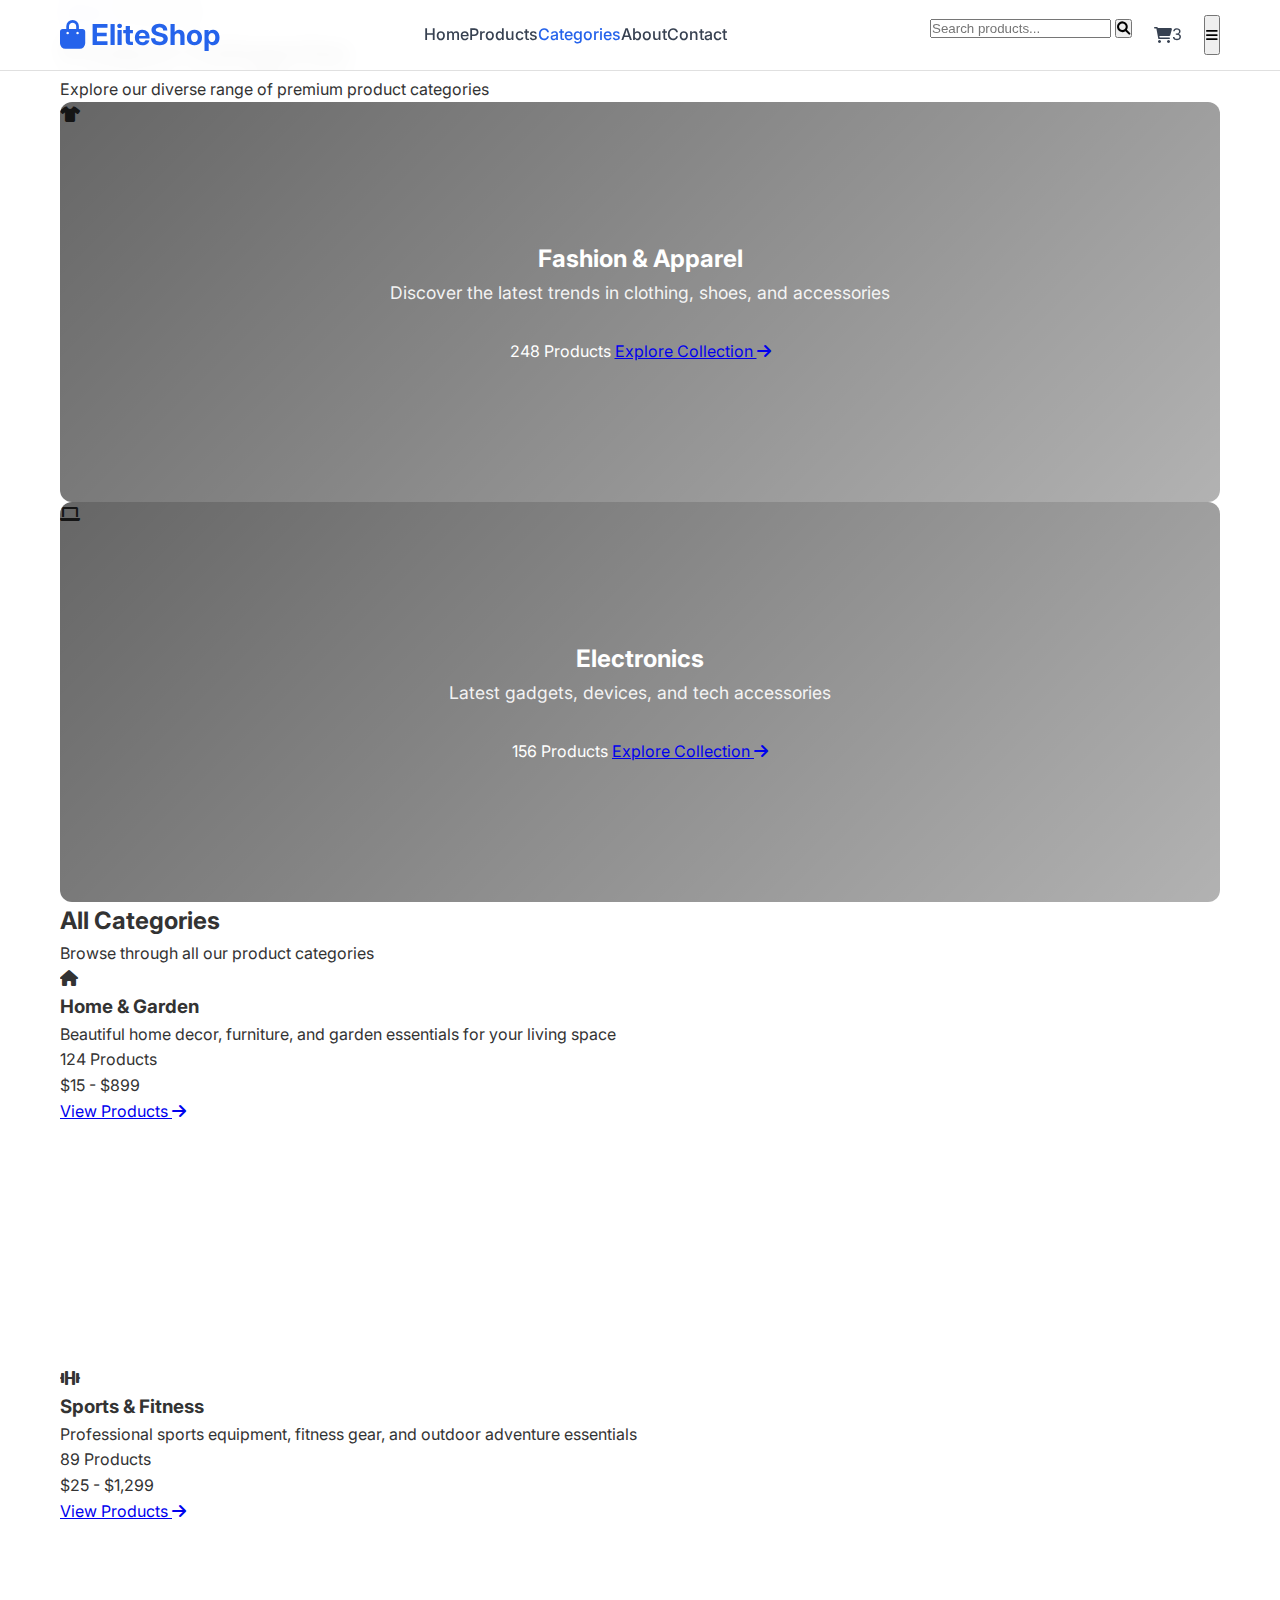
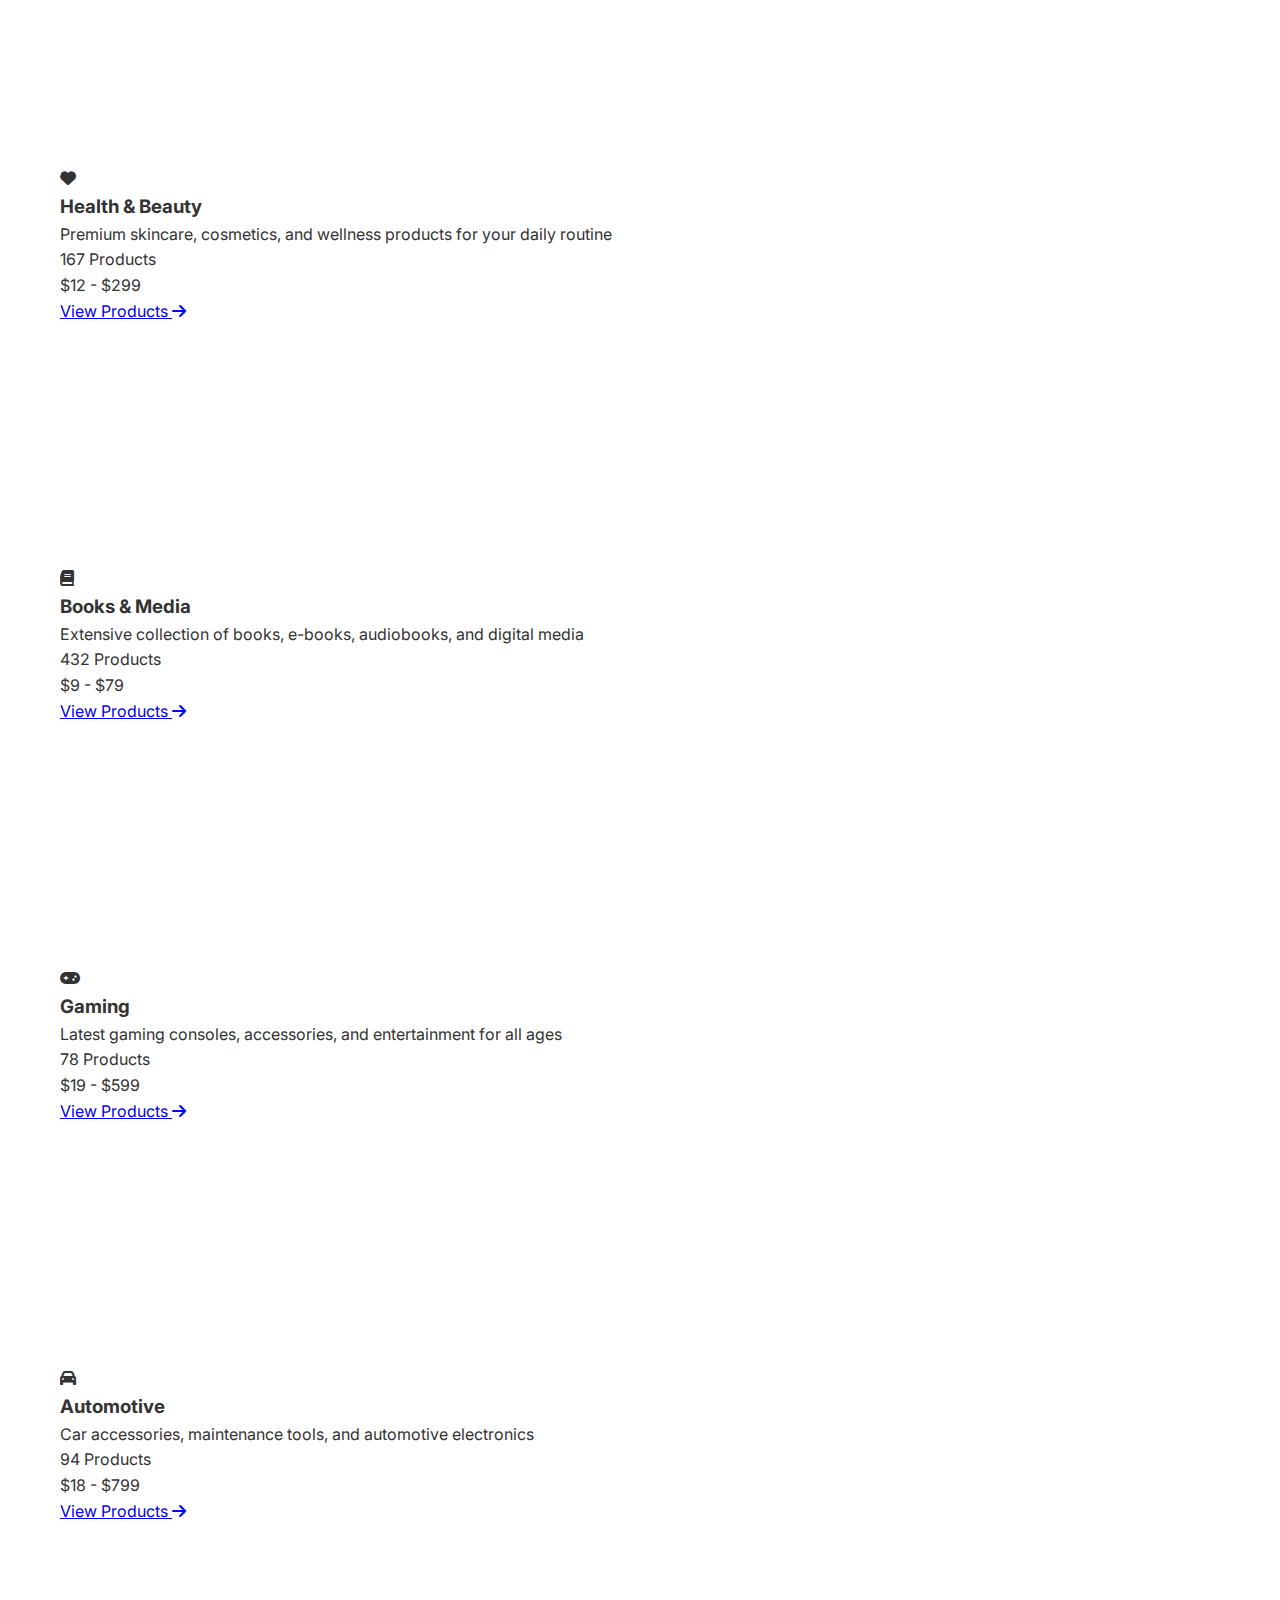
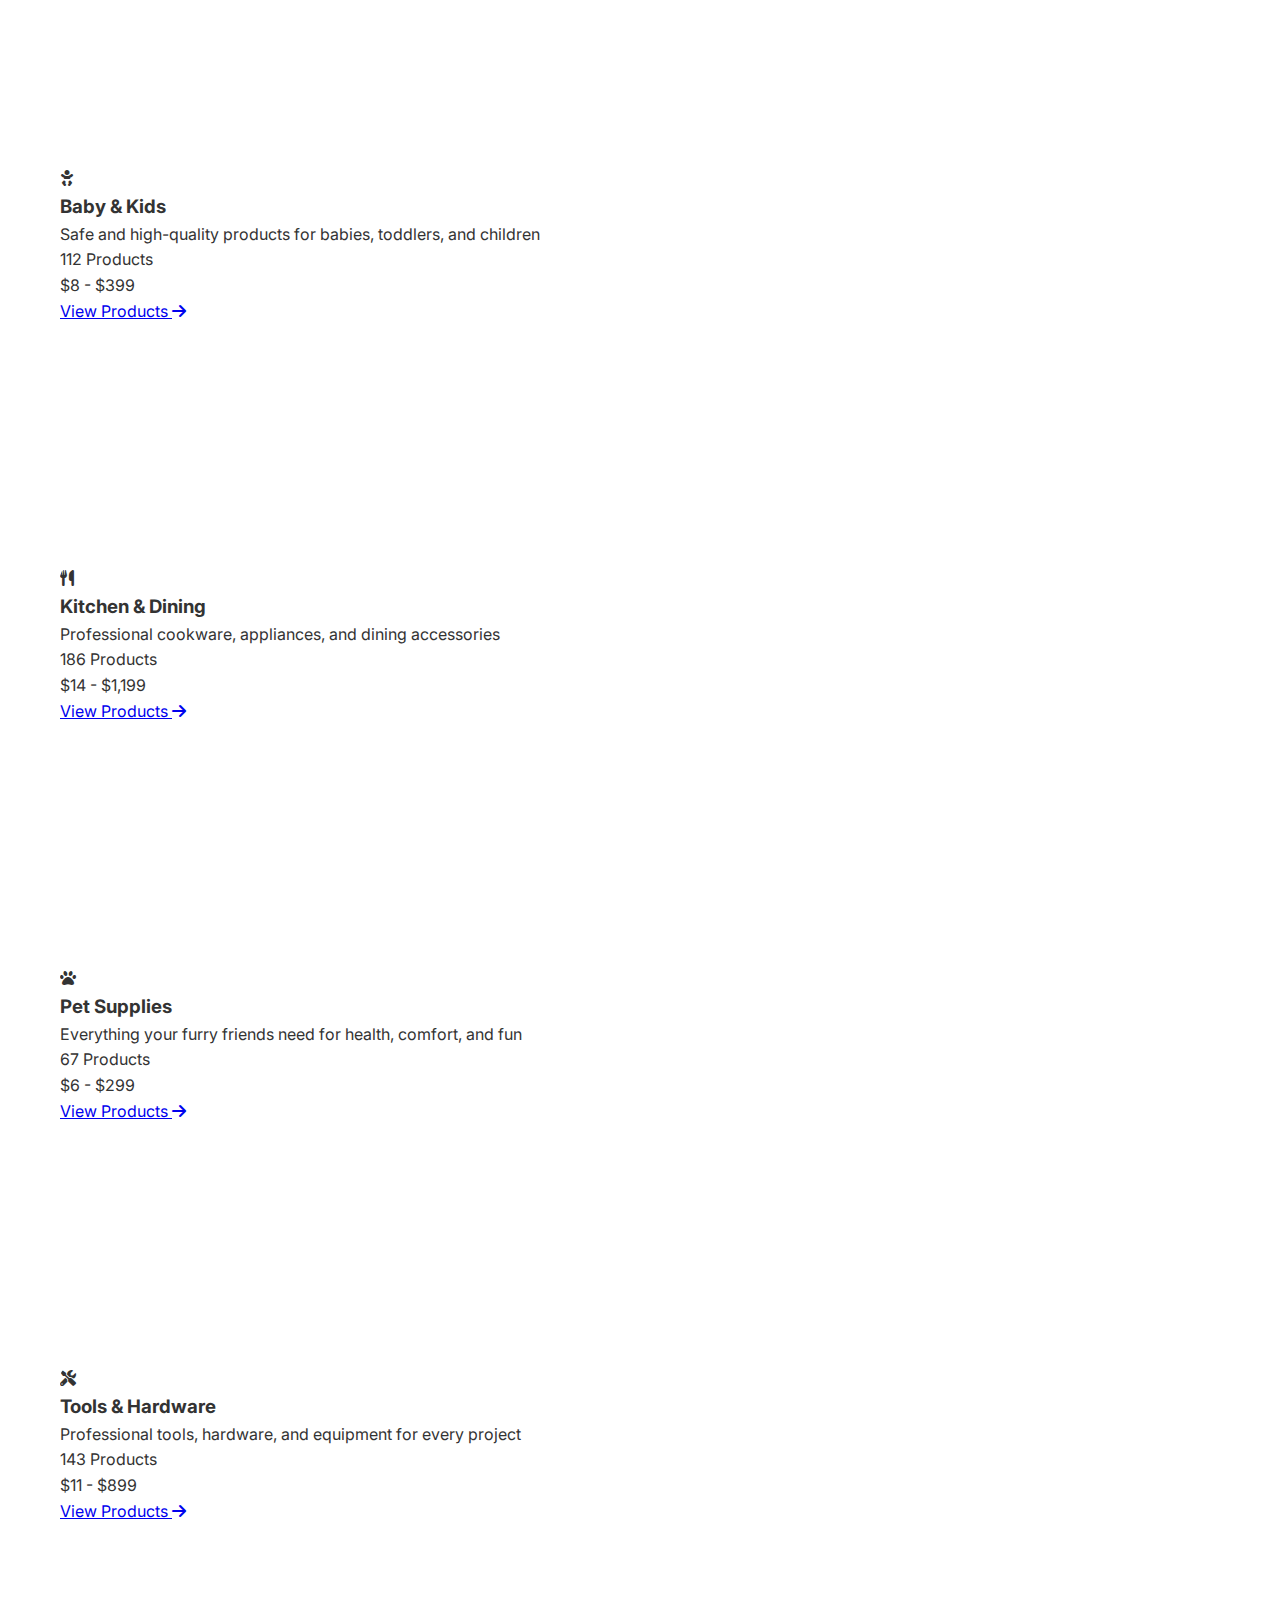
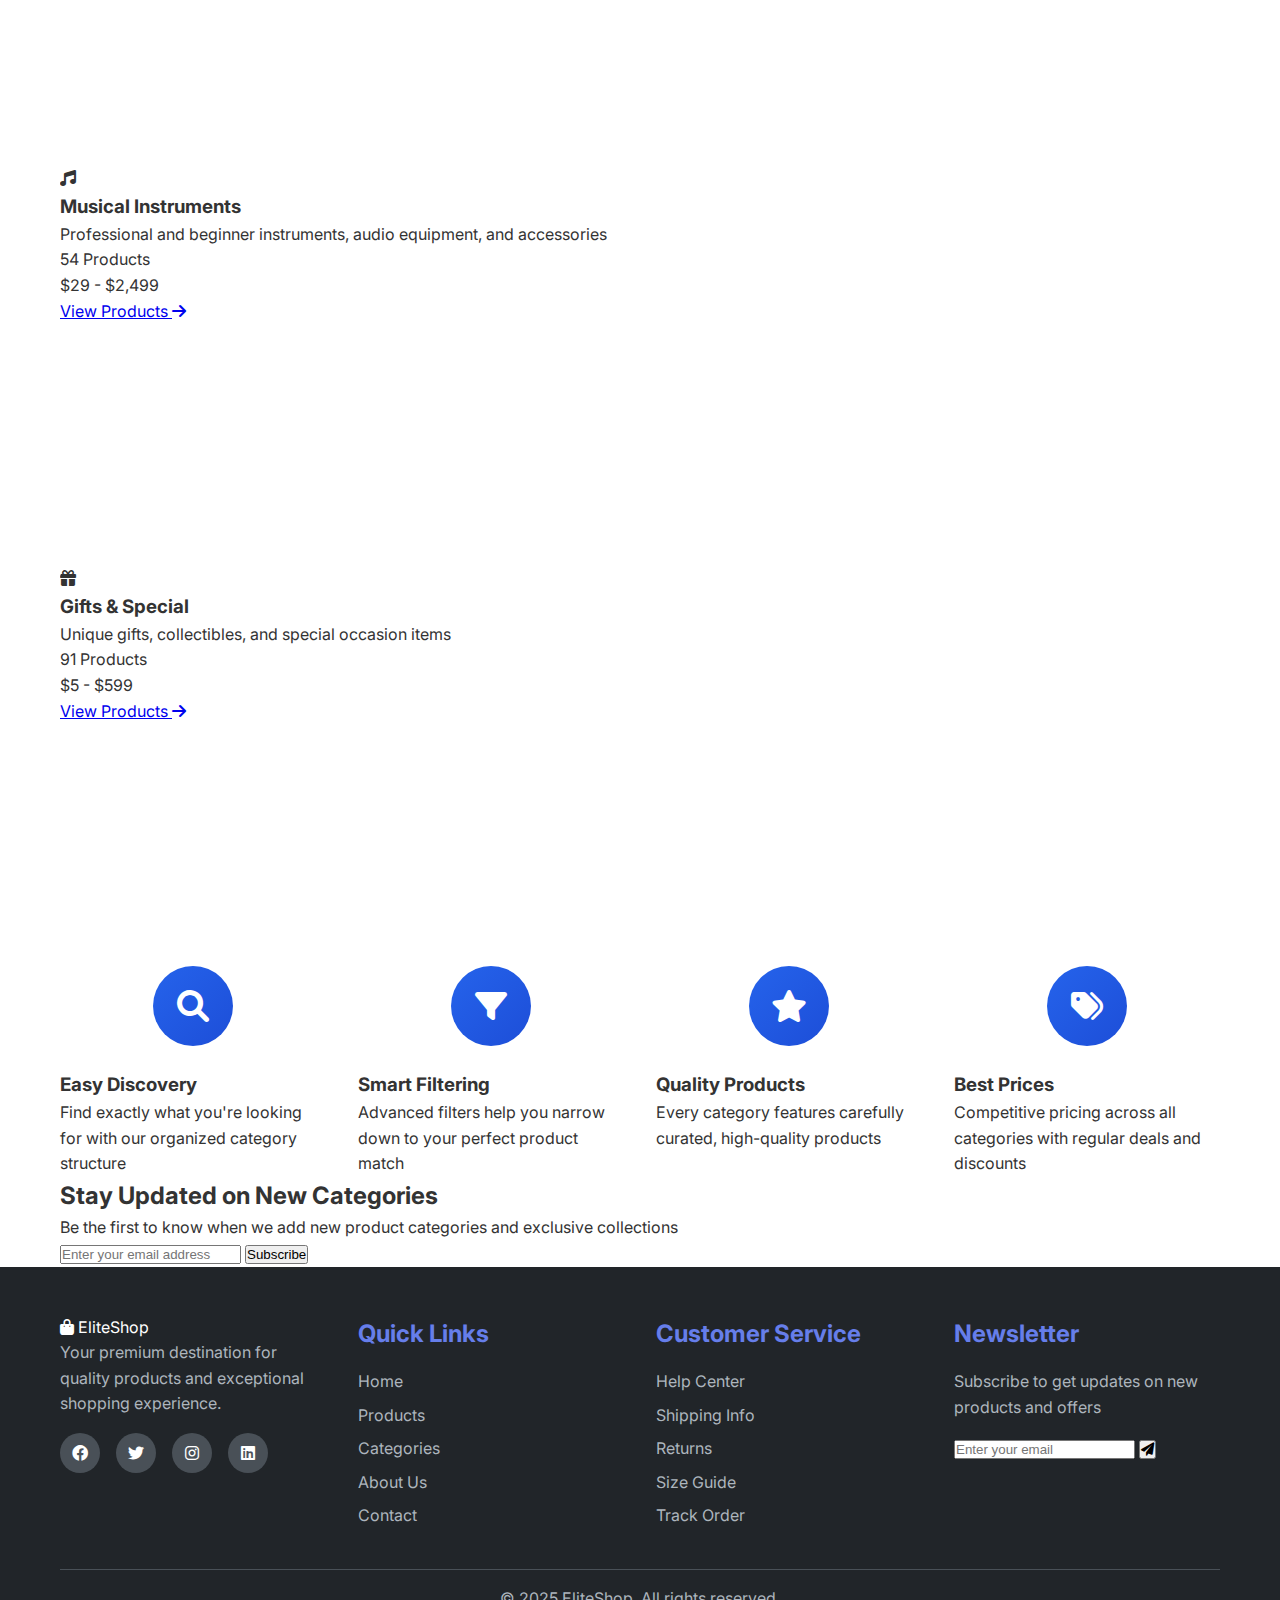
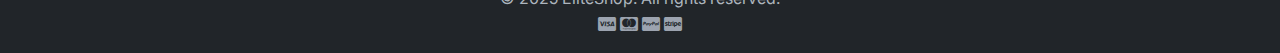
<file: category.html>
<!DOCTYPE html>
<html lang="en">
<head>
    <meta charset="UTF-8">
    <meta name="viewport" content="width=device-width, initial-scale=1.0">
    <title>Categories - EliteShop</title>
    <link rel="stylesheet" href="assets/css/style.css">
    <link rel="stylesheet" href="assets/css/responsive.css">
    <link rel="stylesheet" href="https://cdnjs.cloudflare.com/ajax/libs/font-awesome/6.0.0/css/all.min.css">
    <link href="https://fonts.googleapis.com/css2?family=Inter:wght@300;400;500;600;700&display=swap" rel="stylesheet">
</head>
<body>
    <!-- Navigation -->
    <nav class="navbar">
        <div class="nav-container">
            <div class="nav-logo">
                <a href="index.html">
                    <i class="fas fa-shopping-bag"></i>
                    EliteShop
                </a>
            </div>
            
            <div class="nav-menu" id="nav-menu">
                <a href="index.html" class="nav-link">Home</a>
                <a href="products.html" class="nav-link">Products</a>
                <a href="category.html" class="nav-link active">Categories</a>
                <a href="about.html" class="nav-link">About</a>
                <a href="contact.html" class="nav-link">Contact</a>
            </div>
            
            <div class="nav-actions">
                <div class="search-box">
                    <input type="text" placeholder="Search products..." id="search-input">
                    <button type="submit" onclick="performSearch()">
                        <i class="fas fa-search"></i>
                    </button>
                </div>
                <a href="cart.html" class="nav-icon">
                    <i class="fas fa-shopping-cart"></i>
                    <span class="cart-count">3</span>
                </a>
                <button class="nav-toggle" id="nav-toggle">
                    <i class="fas fa-bars"></i>
                </button>
            </div>
        </div>
    </nav>

    <!-- Page Header -->
    <section class="page-header">
        <div class="container">
            <div class="breadcrumb">
                <a href="index.html">Home</a>
                <i class="fas fa-chevron-right"></i>
                <span>Categories</span>
            </div>
            <h1>Product Categories</h1>
            <p>Explore our diverse range of premium product categories</p>
        </div>
    </section>

    <!-- Main Categories -->
    <section class="main-categories">
        <div class="container">
            <div class="categories-grid large">
                <div class="category-card featured">
                    <div class="category-image">
                        <div class="category-placeholder">
                            <i class="fas fa-tshirt"></i>
                        </div>
                        <div class="category-overlay">
                            <div class="category-info">
                                <h2>Fashion & Apparel</h2>
                                <p>Discover the latest trends in clothing, shoes, and accessories</p>
                                <span class="product-count">248 Products</span>
                                <a href="fashion.html" class="category-link">
                                    Explore Collection <i class="fas fa-arrow-right"></i>
                                </a>
                            </div>
                        </div>
                    </div>
                </div>

                <div class="category-card featured">
                    <div class="category-image">
                        <div class="category-placeholder">
                            <i class="fas fa-laptop"></i>
                        </div>
                        <div class="category-overlay">
                            <div class="category-info">
                                <h2>Electronics</h2>
                                <p>Latest gadgets, devices, and tech accessories</p>
                                <span class="product-count">156 Products</span>
                                <a href="electronics.html" class="category-link">
                                    Explore Collection <i class="fas fa-arrow-right"></i>
                                </a>
                            </div>
                        </div>
                    </div>
                </div>
            </div>
        </div>
    </section>

    <!-- All Categories -->
    <section class="all-categories">
        <div class="container">
            <div class="section-header">
                <h2>All Categories</h2>
                <p>Browse through all our product categories</p>
            </div>

            <div class="categories-grid">
                <div class="category-card">
                    <div class="category-image">
                        <div class="category-placeholder">
                            <i class="fas fa-home"></i>
                        </div>
                    </div>
                    <div class="category-content">
                        <h3>Home & Garden</h3>
                        <p>Beautiful home decor, furniture, and garden essentials for your living space</p>
                        <div class="category-stats">
                            <span class="product-count">124 Products</span>
                            <div class="price-range">$15 - $899</div>
                        </div>
                        <a href="home-decor.html" class="category-button">
                            View Products <i class="fas fa-arrow-right"></i>
                        </a>
                    </div>
                </div>

                <div class="category-card">
                    <div class="category-image">
                        <div class="category-placeholder">
                            <i class="fas fa-dumbbell"></i>
                        </div>
                    </div>
                    <div class="category-content">
                        <h3>Sports & Fitness</h3>
                        <p>Professional sports equipment, fitness gear, and outdoor adventure essentials</p>
                        <div class="category-stats">
                            <span class="product-count">89 Products</span>
                            <div class="price-range">$25 - $1,299</div>
                        </div>
                        <a href="products.html" class="category-button">
                            View Products <i class="fas fa-arrow-right"></i>
                        </a>
                    </div>
                </div>

                <div class="category-card">
                    <div class="category-image">
                        <div class="category-placeholder">
                            <i class="fas fa-heart"></i>
                        </div>
                    </div>
                    <div class="category-content">
                        <h3>Health & Beauty</h3>
                        <p>Premium skincare, cosmetics, and wellness products for your daily routine</p>
                        <div class="category-stats">
                            <span class="product-count">167 Products</span>
                            <div class="price-range">$12 - $299</div>
                        </div>
                        <a href="fashion.html" class="category-button">
                            View Products <i class="fas fa-arrow-right"></i>
                        </a>
                    </div>
                </div>

                <div class="category-card">
                    <div class="category-image">
                        <div class="category-placeholder">
                            <i class="fas fa-book"></i>
                        </div>
                    </div>
                    <div class="category-content">
                        <h3>Books & Media</h3>
                        <p>Extensive collection of books, e-books, audiobooks, and digital media</p>
                        <div class="category-stats">
                            <span class="product-count">432 Products</span>
                            <div class="price-range">$9 - $79</div>
                        </div>
                        <a href="products.html" class="category-button">
                            View Products <i class="fas fa-arrow-right"></i>
                        </a>
                    </div>
                </div>

                <div class="category-card">
                    <div class="category-image">
                        <div class="category-placeholder">
                            <i class="fas fa-gamepad"></i>
                        </div>
                    </div>
                    <div class="category-content">
                        <h3>Gaming</h3>
                        <p>Latest gaming consoles, accessories, and entertainment for all ages</p>
                        <div class="category-stats">
                            <span class="product-count">78 Products</span>
                            <div class="price-range">$19 - $599</div>
                        </div>
                        <a href="products.html" class="category-button">
                            View Products <i class="fas fa-arrow-right"></i>
                        </a>
                    </div>
                </div>

                <div class="category-card">
                    <div class="category-image">
                        <div class="category-placeholder">
                            <i class="fas fa-car"></i>
                        </div>
                    </div>
                    <div class="category-content">
                        <h3>Automotive</h3>
                        <p>Car accessories, maintenance tools, and automotive electronics</p>
                        <div class="category-stats">
                            <span class="product-count">94 Products</span>
                            <div class="price-range">$18 - $799</div>
                        </div>
                        <a href="products.html" class="category-button">
                            View Products <i class="fas fa-arrow-right"></i>
                        </a>
                    </div>
                </div>

                <div class="category-card">
                    <div class="category-image">
                        <div class="category-placeholder">
                            <i class="fas fa-baby"></i>
                        </div>
                    </div>
                    <div class="category-content">
                        <h3>Baby & Kids</h3>
                        <p>Safe and high-quality products for babies, toddlers, and children</p>
                        <div class="category-stats">
                            <span class="product-count">112 Products</span>
                            <div class="price-range">$8 - $399</div>
                        </div>
                        <a href="products.html" class="category-button">
                            View Products <i class="fas fa-arrow-right"></i>
                        </a>
                    </div>
                </div>

                <div class="category-card">
                    <div class="category-image">
                        <div class="category-placeholder">
                            <i class="fas fa-utensils"></i>
                        </div>
                    </div>
                    <div class="category-content">
                        <h3>Kitchen & Dining</h3>
                        <p>Professional cookware, appliances, and dining accessories</p>
                        <div class="category-stats">
                            <span class="product-count">186 Products</span>
                            <div class="price-range">$14 - $1,199</div>
                        </div>
                        <a href="products.html" class="category-button">
                            View Products <i class="fas fa-arrow-right"></i>
                        </a>
                    </div>
                </div>

                <div class="category-card">
                    <div class="category-image">
                        <div class="category-placeholder">
                            <i class="fas fa-paw"></i>
                        </div>
                    </div>
                    <div class="category-content">
                        <h3>Pet Supplies</h3>
                        <p>Everything your furry friends need for health, comfort, and fun</p>
                        <div class="category-stats">
                            <span class="product-count">67 Products</span>
                            <div class="price-range">$6 - $299</div>
                        </div>
                        <a href="products.html" class="category-button">
                            View Products <i class="fas fa-arrow-right"></i>
                        </a>
                    </div>
                </div>

                <div class="category-card">
                    <div class="category-image">
                        <div class="category-placeholder">
                            <i class="fas fa-tools"></i>
                        </div>
                    </div>
                    <div class="category-content">
                        <h3>Tools & Hardware</h3>
                        <p>Professional tools, hardware, and equipment for every project</p>
                        <div class="category-stats">
                            <span class="product-count">143 Products</span>
                            <div class="price-range">$11 - $899</div>
                        </div>
                        <a href="products.html" class="category-button">
                            View Products <i class="fas fa-arrow-right"></i>
                        </a>
                    </div>
                </div>

                <div class="category-card">
                    <div class="category-image">
                        <div class="category-placeholder">
                            <i class="fas fa-music"></i>
                        </div>
                    </div>
                    <div class="category-content">
                        <h3>Musical Instruments</h3>
                        <p>Professional and beginner instruments, audio equipment, and accessories</p>
                        <div class="category-stats">
                            <span class="product-count">54 Products</span>
                            <div class="price-range">$29 - $2,499</div>
                        </div>
                        <a href="products.html" class="category-button">
                            View Products <i class="fas fa-arrow-right"></i>
                        </a>
                    </div>
                </div>

                <div class="category-card">
                    <div class="category-image">
                        <div class="category-placeholder">
                            <i class="fas fa-gift"></i>
                        </div>
                    </div>
                    <div class="category-content">
                        <h3>Gifts & Special</h3>
                        <p>Unique gifts, collectibles, and special occasion items</p>
                        <div class="category-stats">
                            <span class="product-count">91 Products</span>
                            <div class="price-range">$5 - $599</div>
                        </div>
                        <a href="products.html" class="category-button">
                            View Products <i class="fas fa-arrow-right"></i>
                        </a>
                    </div>
                </div>
            </div>
        </div>
    </section>

    <!-- Category Features -->
    <section class="category-features">
        <div class="container">
            <div class="features-grid">
                <div class="feature-item">
                    <div class="feature-icon">
                        <i class="fas fa-search"></i>
                    </div>
                    <div class="feature-content">
                        <h3>Easy Discovery</h3>
                        <p>Find exactly what you're looking for with our organized category structure</p>
                    </div>
                </div>

                <div class="feature-item">
                    <div class="feature-icon">
                        <i class="fas fa-filter"></i>
                    </div>
                    <div class="feature-content">
                        <h3>Smart Filtering</h3>
                        <p>Advanced filters help you narrow down to your perfect product match</p>
                    </div>
                </div>

                <div class="feature-item">
                    <div class="feature-icon">
                        <i class="fas fa-star"></i>
                    </div>
                    <div class="feature-content">
                        <h3>Quality Products</h3>
                        <p>Every category features carefully curated, high-quality products</p>
                    </div>
                </div>

                <div class="feature-item">
                    <div class="feature-icon">
                        <i class="fas fa-tags"></i>
                    </div>
                    <div class="feature-content">
                        <h3>Best Prices</h3>
                        <p>Competitive pricing across all categories with regular deals and discounts</p>
                    </div>
                </div>
            </div>
        </div>
    </section>

    <!-- Newsletter Section -->
    <section class="newsletter-section">
        <div class="container">
            <div class="newsletter-content">
                <div class="newsletter-text">
                    <h2>Stay Updated on New Categories</h2>
                    <p>Be the first to know when we add new product categories and exclusive collections</p>
                </div>
                <div class="newsletter-form">
                    <input type="email" placeholder="Enter your email address">
                    <button type="submit">Subscribe</button>
                </div>
            </div>
        </div>
    </section>

    <!-- Footer -->
    <footer class="footer">
        <div class="container">
            <div class="footer-content">
                <div class="footer-section">
                    <div class="footer-logo">
                        <i class="fas fa-shopping-bag"></i>
                        <span>EliteShop</span>
                    </div>
                    <p>Your premium destination for quality products and exceptional shopping experience.</p>
                    <div class="social-links">
                        <a href="#"><i class="fab fa-facebook"></i></a>
                        <a href="#"><i class="fab fa-twitter"></i></a>
                        <a href="#"><i class="fab fa-instagram"></i></a>
                        <a href="#"><i class="fab fa-linkedin"></i></a>
                    </div>
                </div>
                
                <div class="footer-section">
                    <h3>Quick Links</h3>
                    <ul>
                        <li><a href="index.html">Home</a></li>
                        <li><a href="products.html">Products</a></li>
                        <li><a href="category.html">Categories</a></li>
                        <li><a href="about.html">About Us</a></li>
                        <li><a href="contact.html">Contact</a></li>
                    </ul>
                </div>
                
                <div class="footer-section">
                    <h3>Customer Service</h3>
                    <ul>
                        <li><a href="#">Help Center</a></li>
                        <li><a href="#">Shipping Info</a></li>
                        <li><a href="#">Returns</a></li>
                        <li><a href="#">Size Guide</a></li>
                        <li><a href="#">Track Order</a></li>
                    </ul>
                </div>
                
                <div class="footer-section">
                    <h3>Newsletter</h3>
                    <p>Subscribe to get updates on new products and offers</p>
                    <div class="newsletter-form">
                        <input type="email" placeholder="Enter your email">
                        <button type="submit">
                            <i class="fas fa-paper-plane"></i>
                        </button>
                    </div>
                </div>
            </div>
            
            <div class="footer-bottom">
                <p>&copy; 2025 EliteShop. All rights reserved.</p>
                <div class="payment-methods">
                    <i class="fab fa-cc-visa"></i>
                    <i class="fab fa-cc-mastercard"></i>
                    <i class="fab fa-cc-paypal"></i>
                    <i class="fab fa-cc-stripe"></i>
                </div>
            </div>
        </div>
    </footer>

    <!-- Scroll to Top Button -->
    <button class="scroll-to-top" id="scrollToTop">
        <i class="fas fa-arrow-up"></i>
    </button>

    <script src="js/main.js"></script>
</body>
</html>
</file>
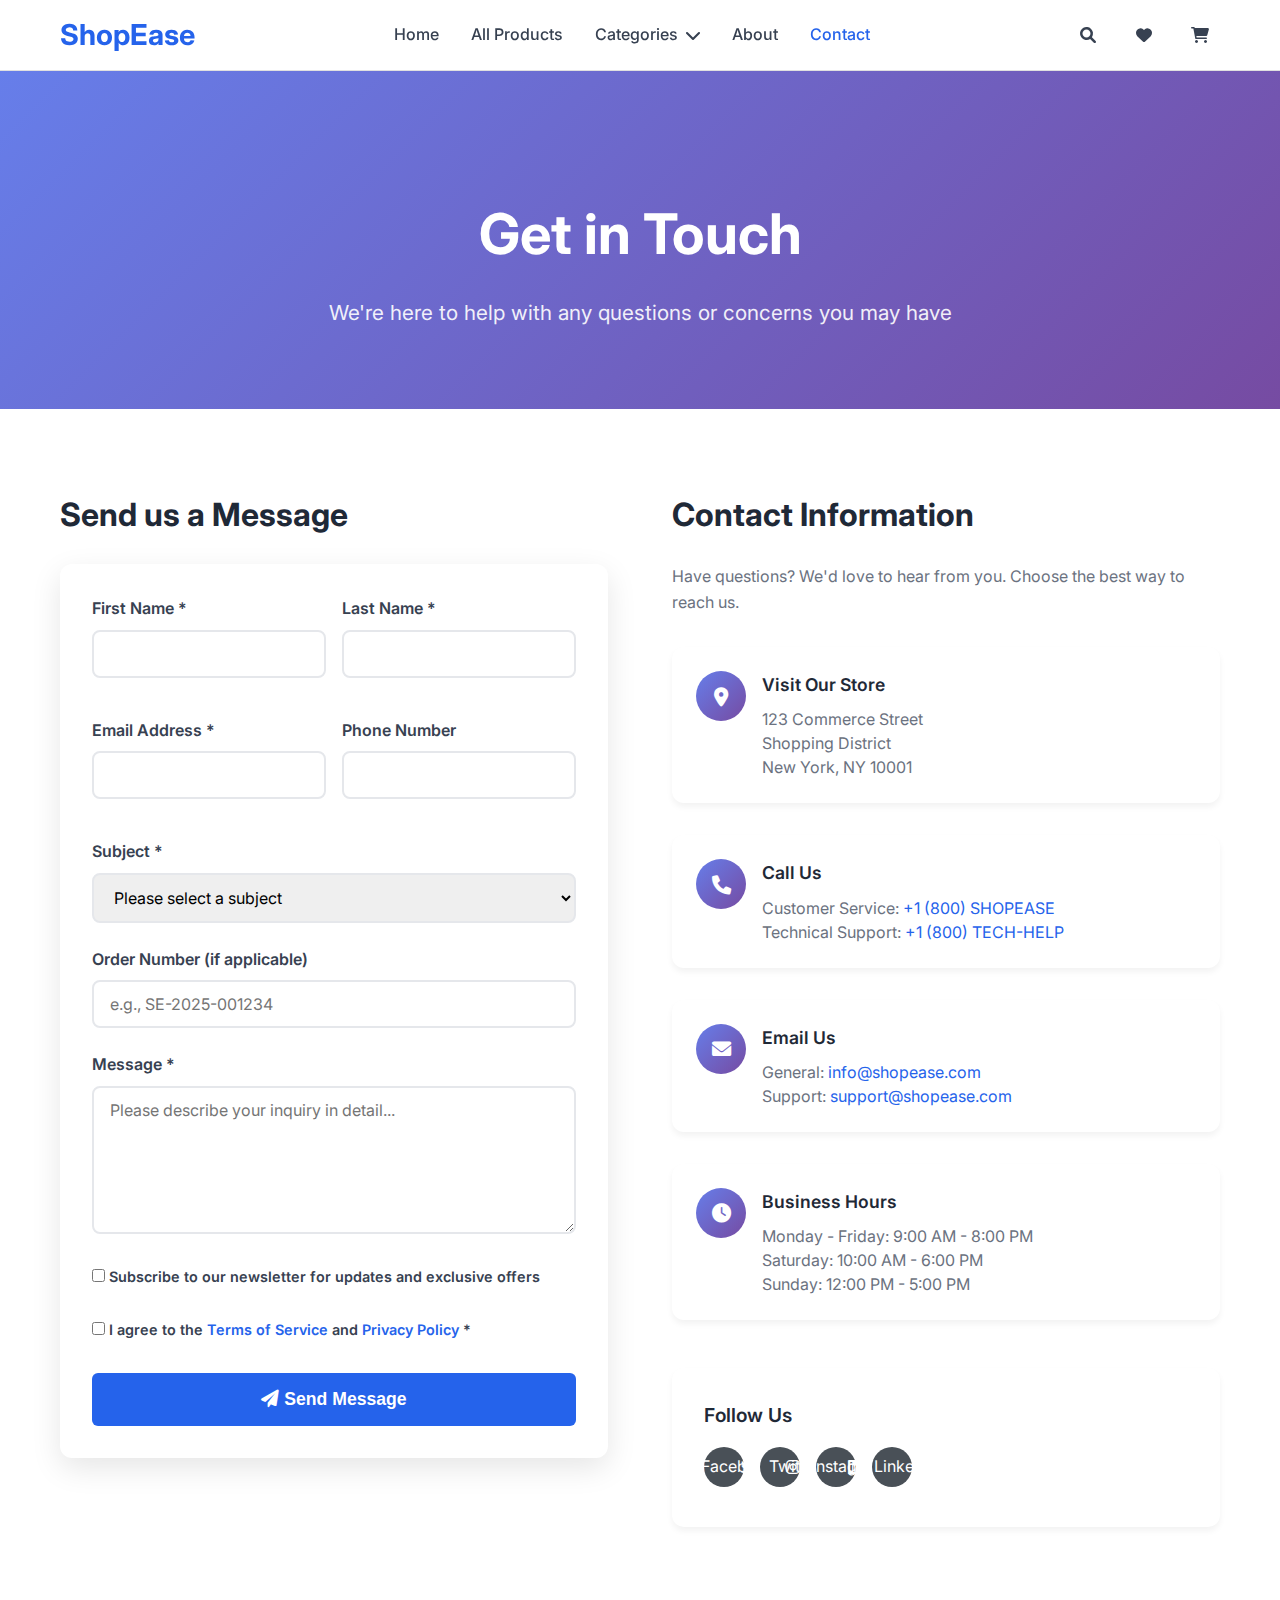
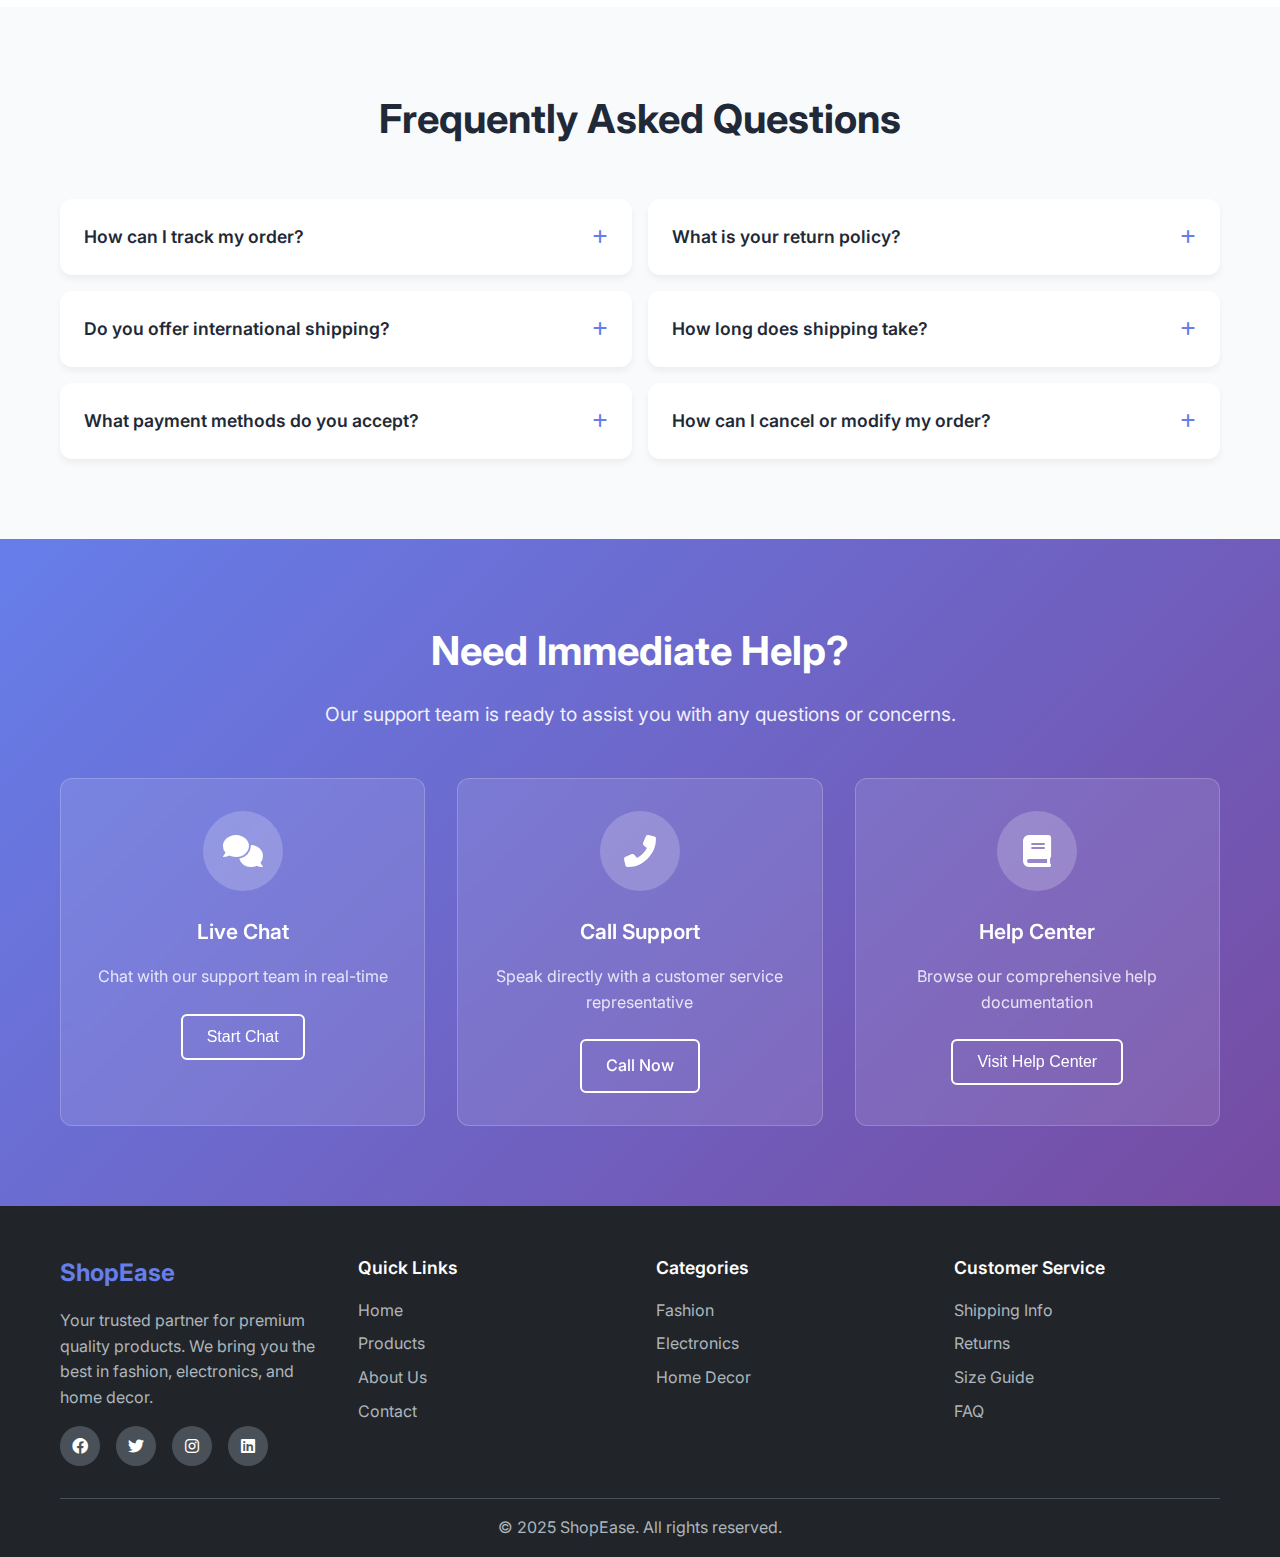
<file: contact.html>
<!DOCTYPE html>
<html lang="en">
<head>
    <meta charset="UTF-8">
    <meta name="viewport" content="width=device-width, initial-scale=1.0">
    <title>Contact Us - Get in Touch | ShopEase</title>
    <meta name="description" content="Contact ShopEase for customer support, inquiries, or feedback. We're here to help with your shopping experience and product questions.">
    
    <link rel="stylesheet" href="assets/css/style.css">
    <link rel="stylesheet" href="assets/css/responsive.css">
    <link href="https://fonts.googleapis.com/css2?family=Inter:wght@300;400;500;600;700&display=swap" rel="stylesheet">
    <link rel="stylesheet" href="https://cdnjs.cloudflare.com/ajax/libs/font-awesome/6.0.0/css/all.min.css">
</head>
<body>
    <!-- Navigation -->
    <nav class="navbar">
        <div class="nav-container">
            <div class="nav-logo">
                <a href="index.html">ShopEase</a>
            </div>
            <div class="nav-menu" id="nav-menu">
                <ul class="nav-list">
                    <li class="nav-item">
                        <a href="index.html" class="nav-link">Home</a>
                    </li>
                    <li class="nav-item">
                        <a href="products.html" class="nav-link">All Products</a>
                    </li>
                    <li class="nav-item dropdown">
                        <a href="#" class="nav-link">Categories <i class="fas fa-chevron-down"></i></a>
                        <div class="dropdown-content">
                            <a href="fashion.html">Fashion</a>
                            <a href="electronics.html">Electronics</a>
                            <a href="home-decor.html">Home Decor</a>
                        </div>
                    </li>
                    <li class="nav-item">
                        <a href="about.html" class="nav-link">About</a>
                    </li>
                    <li class="nav-item">
                        <a href="contact.html" class="nav-link active">Contact</a>
                    </li>
                </ul>
            </div>
            <div class="nav-actions">
                <a href="#" class="nav-icon"><i class="fas fa-search"></i></a>
                <a href="#" class="nav-icon"><i class="fas fa-heart"></i></a>
                <a href="#" class="nav-icon"><i class="fas fa-shopping-cart"></i></a>
            </div>
            <div class="hamburger" id="hamburger">
                <span></span>
                <span></span>
                <span></span>
            </div>
        </div>
    </nav>

    <!-- Contact Hero -->
    <section class="contact-hero">
        <div class="container">
            <div class="hero-content">
                <h1>Get in Touch</h1>
                <p>We're here to help with any questions or concerns you may have</p>
            </div>
        </div>
    </section>

    <!-- Contact Form & Info -->
    <section class="contact-section">
        <div class="container">
            <div class="contact-grid">
                <!-- Contact Form -->
                <div class="contact-form-container">
                    <h2>Send us a Message</h2>
                    <form class="contact-form" action="#" method="POST">
                        <div class="form-row">
                            <div class="form-group">
                                <label for="firstName">First Name *</label>
                                <input type="text" id="firstName" name="firstName" required>
                            </div>
                            <div class="form-group">
                                <label for="lastName">Last Name *</label>
                                <input type="text" id="lastName" name="lastName" required>
                            </div>
                        </div>
                        
                        <div class="form-row">
                            <div class="form-group">
                                <label for="email">Email Address *</label>
                                <input type="email" id="email" name="email" required>
                            </div>
                            <div class="form-group">
                                <label for="phone">Phone Number</label>
                                <input type="tel" id="phone" name="phone">
                            </div>
                        </div>

                        <div class="form-group">
                            <label for="subject">Subject *</label>
                            <select id="subject" name="subject" required>
                                <option value="">Please select a subject</option>
                                <option value="general">General Inquiry</option>
                                <option value="product">Product Question</option>
                                <option value="order">Order Support</option>
                                <option value="return">Returns & Exchanges</option>
                                <option value="technical">Technical Support</option>
                                <option value="feedback">Feedback</option>
                            </select>
                        </div>

                        <div class="form-group">
                            <label for="orderNumber">Order Number (if applicable)</label>
                            <input type="text" id="orderNumber" name="orderNumber" placeholder="e.g., SE-2025-001234">
                        </div>

                        <div class="form-group">
                            <label for="message">Message *</label>
                            <textarea id="message" name="message" rows="6" required placeholder="Please describe your inquiry in detail..."></textarea>
                        </div>

                        <div class="form-group checkbox-group">
                            <label class="checkbox-label">
                                <input type="checkbox" name="newsletter" id="newsletter">
                                <span class="checkmark"></span>
                                Subscribe to our newsletter for updates and exclusive offers
                            </label>
                        </div>

                        <div class="form-group checkbox-group">
                            <label class="checkbox-label">
                                <input type="checkbox" name="terms" id="terms" required>
                                <span class="checkmark"></span>
                                I agree to the <a href="#">Terms of Service</a> and <a href="#">Privacy Policy</a> *
                            </label>
                        </div>

                        <button type="submit" class="btn btn-primary submit-btn">
                            <i class="fas fa-paper-plane"></i>
                            Send Message
                        </button>
                    </form>
                </div>

                <!-- Contact Information -->
                <div class="contact-info">
                    <h2>Contact Information</h2>
                    <p class="contact-intro">Have questions? We'd love to hear from you. Choose the best way to reach us.</p>

                    <div class="contact-methods">
                        <div class="contact-method">
                            <div class="method-icon">
                                <i class="fas fa-map-marker-alt"></i>
                            </div>
                            <div class="method-content">
                                <h3>Visit Our Store</h3>
                                <p>123 Commerce Street<br>
                                   Shopping District<br>
                                   New York, NY 10001</p>
                            </div>
                        </div>

                        <div class="contact-method">
                            <div class="method-icon">
                                <i class="fas fa-phone"></i>
                            </div>
                            <div class="method-content">
                                <h3>Call Us</h3>
                                <p>Customer Service: <a href="tel:+1-800-SHOPEASE">+1 (800) SHOPEASE</a><br>
                                   Technical Support: <a href="tel:+1-800-TECH-HELP">+1 (800) TECH-HELP</a></p>
                            </div>
                        </div>

                        <div class="contact-method">
                            <div class="method-icon">
                                <i class="fas fa-envelope"></i>
                            </div>
                            <div class="method-content">
                                <h3>Email Us</h3>
                                <p>General: <a href="mailto:info@shopease.com">info@shopease.com</a><br>
                                   Support: <a href="mailto:support@shopease.com">support@shopease.com</a></p>
                            </div>
                        </div>

                        <div class="contact-method">
                            <div class="method-icon">
                                <i class="fas fa-clock"></i>
                            </div>
                            <div class="method-content">
                                <h3>Business Hours</h3>
                                <p>Monday - Friday: 9:00 AM - 8:00 PM<br>
                                   Saturday: 10:00 AM - 6:00 PM<br>
                                   Sunday: 12:00 PM - 5:00 PM</p>
                            </div>
                        </div>
                    </div>

                    <div class="social-contact">
                        <h3>Follow Us</h3>
                        <div class="social-links">
                            <a href="#" class="social-link">
                                <i class="fab fa-facebook"></i>
                                <span>Facebook</span>
                            </a>
                            <a href="#" class="social-link">
                                <i class="fab fa-twitter"></i>
                                <span>Twitter</span>
                            </a>
                            <a href="#" class="social-link">
                                <i class="fab fa-instagram"></i>
                                <span>Instagram</span>
                            </a>
                            <a href="#" class="social-link">
                                <i class="fab fa-linkedin"></i>
                                <span>LinkedIn</span>
                            </a>
                        </div>
                    </div>
                </div>
            </div>
        </div>
    </section>

    <!-- FAQ Section -->
    <section class="faq-section">
        <div class="container">
            <h2 class="section-title">Frequently Asked Questions</h2>
            <div class="faq-grid">
                <div class="faq-item">
                    <div class="faq-question">
                        <h3>How can I track my order?</h3>
                        <i class="fas fa-plus"></i>
                    </div>
                    <div class="faq-answer">
                        <p>You can track your order by logging into your account and visiting the "My Orders" section. You'll also receive email updates with tracking information once your order ships.</p>
                    </div>
                </div>

                <div class="faq-item">
                    <div class="faq-question">
                        <h3>What is your return policy?</h3>
                        <i class="fas fa-plus"></i>
                    </div>
                    <div class="faq-answer">
                        <p>We offer a 30-day return policy for most items. Items must be in original condition with tags attached. Electronics have a 14-day return window. Return shipping is free for defective items.</p>
                    </div>
                </div>

                <div class="faq-item">
                    <div class="faq-question">
                        <h3>Do you offer international shipping?</h3>
                        <i class="fas fa-plus"></i>
                    </div>
                    <div class="faq-answer">
                        <p>Yes, we ship to over 25 countries worldwide. Shipping costs and delivery times vary by location. International orders may be subject to customs duties and taxes.</p>
                    </div>
                </div>

                <div class="faq-item">
                    <div class="faq-question">
                        <h3>How long does shipping take?</h3>
                        <i class="fas fa-plus"></i>
                    </div>
                    <div class="faq-answer">
                        <p>Standard shipping takes 5-7 business days, express shipping takes 2-3 business days, and next-day delivery is available for select areas. Processing time is 1-2 business days.</p>
                    </div>
                </div>

                <div class="faq-item">
                    <div class="faq-question">
                        <h3>What payment methods do you accept?</h3>
                        <i class="fas fa-plus"></i>
                    </div>
                    <div class="faq-answer">
                        <p>We accept all major credit cards (Visa, MasterCard, American Express), PayPal, Apple Pay, Google Pay, and buy-now-pay-later options through Klarna and Afterpay.</p>
                    </div>
                </div>

                <div class="faq-item">
                    <div class="faq-question">
                        <h3>How can I cancel or modify my order?</h3>
                        <i class="fas fa-plus"></i>
                    </div>
                    <div class="faq-answer">
                        <p>Orders can be cancelled or modified within 1 hour of placement. After that, please contact our customer service team immediately, and we'll do our best to accommodate your request.</p>
                    </div>
                </div>
            </div>
        </div>
    </section>

    <!-- Support Center -->
    <section class="support-center">
        <div class="container">
            <div class="support-content">
                <h2>Need Immediate Help?</h2>
                <p>Our support team is ready to assist you with any questions or concerns.</p>
                <div class="support-options">
                    <div class="support-option">
                        <div class="support-icon">
                            <i class="fas fa-comments"></i>
                        </div>
                        <h3>Live Chat</h3>
                        <p>Chat with our support team in real-time</p>
                        <button class="btn btn-outline">Start Chat</button>
                    </div>
                    <div class="support-option">
                        <div class="support-icon">
                            <i class="fas fa-phone-alt"></i>
                        </div>
                        <h3>Call Support</h3>
                        <p>Speak directly with a customer service representative</p>
                        <a href="tel:+1-800-SHOPEASE" class="btn btn-outline">Call Now</a>
                    </div>
                    <div class="support-option">
                        <div class="support-icon">
                            <i class="fas fa-book"></i>
                        </div>
                        <h3>Help Center</h3>
                        <p>Browse our comprehensive help documentation</p>
                        <button class="btn btn-outline">Visit Help Center</button>
                    </div>
                </div>
            </div>
        </div>
    </section>

    <!-- Footer -->
    <footer class="footer">
        <div class="container">
            <div class="footer-content">
                <div class="footer-section">
                    <h3>ShopEase</h3>
                    <p>Your trusted partner for premium quality products. We bring you the best in fashion, electronics, and home decor.</p>
                    <div class="social-links">
                        <a href="#"><i class="fab fa-facebook"></i></a>
                        <a href="#"><i class="fab fa-twitter"></i></a>
                        <a href="#"><i class="fab fa-instagram"></i></a>
                        <a href="#"><i class="fab fa-linkedin"></i></a>
                    </div>
                </div>
                <div class="footer-section">
                    <h4>Quick Links</h4>
                    <ul>
                        <li><a href="index.html">Home</a></li>
                        <li><a href="products.html">Products</a></li>
                        <li><a href="about.html">About Us</a></li>
                        <li><a href="contact.html">Contact</a></li>
                    </ul>
                </div>
                <div class="footer-section">
                    <h4>Categories</h4>
                    <ul>
                        <li><a href="fashion.html">Fashion</a></li>
                        <li><a href="electronics.html">Electronics</a></li>
                        <li><a href="home-decor.html">Home Decor</a></li>
                    </ul>
                </div>
                <div class="footer-section">
                    <h4>Customer Service</h4>
                    <ul>
                        <li><a href="#">Shipping Info</a></li>
                        <li><a href="#">Returns</a></li>
                        <li><a href="#">Size Guide</a></li>
                        <li><a href="#">FAQ</a></li>
                    </ul>
                </div>
            </div>
            <div class="footer-bottom">
                <p>&copy; 2025 ShopEase. All rights reserved.</p>
            </div>
        </div>
    </footer>

    <!-- Scroll to Top Button -->
    <button id="scrollToTop" class="scroll-to-top">
        <i class="fas fa-chevron-up"></i>
    </button>

    <script src="/js/scroll.js"></script>

    <style>
        .contact-hero {
            background: linear-gradient(135deg, #667eea 0%, #764ba2 100%);
            padding: 120px 0 80px;
            margin-top: 70px;
            color: white;
            text-align: center;
        }

        .hero-content h1 {
            font-size: 3.5rem;
            font-weight: 700;
            margin-bottom: 1rem;
        }

        .hero-content p {
            font-size: 1.3rem;
            opacity: 0.9;
        }

        .contact-section {
            padding: 80px 0;
        }

        .contact-grid {
            display: grid;
            grid-template-columns: 1fr 1fr;
            gap: 4rem;
            align-items: start;
        }

        .contact-form-container h2,
        .contact-info h2 {
            font-size: 2rem;
            font-weight: 700;
            color: #1f2937;
            margin-bottom: 1.5rem;
        }

        .contact-intro {
            color: #6b7280;
            margin-bottom: 2rem;
            line-height: 1.6;
        }

        .contact-form {
            background: white;
            padding: 2rem;
            border-radius: 12px;
            box-shadow: 0 10px 30px rgba(0, 0, 0, 0.1);
        }

        .form-row {
            display: grid;
            grid-template-columns: 1fr 1fr;
            gap: 1rem;
            margin-bottom: 1rem;
        }

        .form-group {
            margin-bottom: 1.5rem;
        }

        .form-group label {
            display: block;
            font-weight: 600;
            color: #374151;
            margin-bottom: 0.5rem;
        }

        .form-group input,
        .form-group select,
        .form-group textarea {
            width: 100%;
            padding: 12px 16px;
            border: 2px solid #e5e7eb;
            border-radius: 8px;
            font-size: 1rem;
            transition: border-color 0.3s ease;
            font-family: inherit;
        }

        .form-group input:focus,
        .form-group select:focus,
        .form-group textarea:focus {
            outline: none;
            border-color: #2563eb;
        }

        .form-group textarea {
            resize: vertical;
            min-height: 120px;
        }

        .checkbox-group {
            display: flex;
            align-items: flex-start;
            gap: 0.75rem;
        }

        .checkbox-label {
            display: flex;
            align-items: flex-start;
            gap: 0.75rem;
            cursor: pointer;
            font-size: 0.9rem;
            line-height: 1.5;
        }

        .checkbox-label input[type="checkbox"] {
            width: auto;
            margin: 0;
        }

        .checkbox-label a {
            color: #2563eb;
            text-decoration: none;
        }

        .checkbox-label a:hover {
            text-decoration: underline;
        }

        .submit-btn {
            width: 100%;
            padding: 16px;
            font-size: 1.1rem;
            font-weight: 600;
        }

        .contact-methods {
            margin-bottom: 3rem;
        }

        .contact-method {
            display: flex;
            gap: 1rem;
            margin-bottom: 2rem;
            padding: 1.5rem;
            background: white;
            border-radius: 12px;
            box-shadow: 0 4px 6px rgba(0, 0, 0, 0.05);
            transition: transform 0.3s ease;
        }

        .contact-method:hover {
            transform: translateY(-2px);
        }

        .method-icon {
            width: 50px;
            height: 50px;
            background: linear-gradient(135deg, #667eea, #764ba2);
            border-radius: 50%;
            display: flex;
            align-items: center;
            justify-content: center;
            color: white;
            font-size: 1.2rem;
            flex-shrink: 0;
        }

        .method-content h3 {
            font-size: 1.1rem;
            font-weight: 600;
            color: #1f2937;
            margin-bottom: 0.5rem;
        }

        .method-content p {
            color: #6b7280;
            line-height: 1.5;
            margin: 0;
        }

        .method-content a {
            color: #2563eb;
            text-decoration: none;
        }

        .method-content a:hover {
            text-decoration: underline;
        }

        .social-contact {
            background: white;
            padding: 2rem;
            border-radius: 12px;
            box-shadow: 0 4px 6px rgba(0, 0, 0, 0.05);
        }

        .social-contact h3 {
            font-size: 1.2rem;
            font-weight: 600;
            color: #1f2937;
            margin-bottom: 1rem;
        }

        .social-link {
            display: flex;
            align-items: center;
            gap: 0.75rem;
            padding: 0.75rem;
            color: #6b7280;
            text-decoration: none;
            border-radius: 8px;
            transition: all 0.3s ease;
            margin-bottom: 0.5rem;
        }

        .social-link:hover {
            background-color: #f3f4f6;
            color: #2563eb;
        }

        .faq-section {
            padding: 80px 0;
            background-color: #f8fafc;
        }

        .faq-grid {
            display: grid;
            grid-template-columns: repeat(auto-fit, minmax(400px, 1fr));
            gap: 1rem;
            margin-top: 3rem;
        }

        .faq-item {
            background: white;
            border-radius: 12px;
            box-shadow: 0 4px 6px rgba(0, 0, 0, 0.05);
            overflow: hidden;
        }

        .faq-question {
            display: flex;
            justify-content: space-between;
            align-items: center;
            padding: 1.5rem;
            cursor: pointer;
            transition: background-color 0.3s ease;
        }

        .faq-question:hover {
            background-color: #f9fafb;
        }

        .faq-question h3 {
            font-size: 1.1rem;
            font-weight: 600;
            color: #1f2937;
            margin: 0;
        }

        .faq-question i {
            color: #667eea;
            transition: transform 0.3s ease;
        }

        .faq-item.active .faq-question i {
            transform: rotate(45deg);
        }

        .faq-answer {
            max-height: 0;
            overflow: hidden;
            transition: max-height 0.3s ease;
        }

        .faq-item.active .faq-answer {
            max-height: 200px;
        }

        .faq-answer p {
            padding: 0 1.5rem 1.5rem;
            color: #6b7280;
            line-height: 1.6;
            margin: 0;
        }

        .support-center {
            padding: 80px 0;
            background: linear-gradient(135deg, #667eea 0%, #764ba2 100%);
            color: white;
        }

        .support-content {
            text-align: center;
        }

        .support-content h2 {
            font-size: 2.5rem;
            font-weight: 700;
            margin-bottom: 1rem;
        }

        .support-content p {
            font-size: 1.2rem;
            margin-bottom: 3rem;
            opacity: 0.9;
        }

        .support-options {
            display: grid;
            grid-template-columns: repeat(auto-fit, minmax(280px, 1fr));
            gap: 2rem;
        }

        .support-option {
            background: rgba(255, 255, 255, 0.1);
            backdrop-filter: blur(10px);
            border: 1px solid rgba(255, 255, 255, 0.2);
            padding: 2rem;
            border-radius: 12px;
            text-align: center;
            transition: transform 0.3s ease;
        }

        .support-option:hover {
            transform: translateY(-5px);
        }

        .support-icon {
            width: 80px;
            height: 80px;
            background: rgba(255, 255, 255, 0.2);
            border-radius: 50%;
            display: flex;
            align-items: center;
            justify-content: center;
            font-size: 2rem;
            color: white;
            margin: 0 auto 1.5rem;
        }

        .support-option h3 {
            font-size: 1.3rem;
            font-weight: 600;
            margin-bottom: 1rem;
            color: white;
        }

        .support-option p {
            color: rgba(255, 255, 255, 0.9);
            margin-bottom: 1.5rem;
            font-size: 1rem;
        }

        .support-option .btn {
            border: 2px solid white;
            color: white;
        }

        .support-option .btn:hover {
            background-color: white;
            color: #667eea;
        }

        @media (max-width: 768px) {
            .hero-content h1 {
                font-size: 2.5rem;
            }

            .contact-grid {
                grid-template-columns: 1fr;
                gap: 2rem;
            }

            .form-row {
                grid-template-columns: 1fr;
            }

            .faq-grid {
                grid-template-columns: 1fr;
            }

            .support-options {
                grid-template-columns: 1fr;
            }

            .contact-method {
                flex-direction: column;
                text-align: center;
            }

            .method-icon {
                align-self: center;
            }

            .support-content h2 {
                font-size: 2rem;
            }
        }
    </style>

    <script>
        // FAQ accordion functionality
        document.querySelectorAll('.faq-question').forEach(question => {
            question.addEventListener('click', () => {
                const faqItem = question.parentElement;
                const isActive = faqItem.classList.contains('active');
                
                // Close all FAQ items
                document.querySelectorAll('.faq-item').forEach(item => {
                    item.classList.remove('active');
                });
                
                // Open clicked item if it wasn't already active
                if (!isActive) {
                    faqItem.classList.add('active');
                }
            });
        });

        // Form validation and enhancement
        document.querySelector('.contact-form').addEventListener('submit', function(e) {
            e.preventDefault();
            
            // Basic form validation
            const requiredFields = this.querySelectorAll('[required]');
            let isValid = true;
            
            requiredFields.forEach(field => {
                if (!field.value.trim()) {
                    field.style.borderColor = '#ef4444';
                    isValid = false;
                } else {
                    field.style.borderColor = '#e5e7eb';
                }
            });
            
            if (isValid) {
                // Show success message (in a real app, this would submit to server)
                alert('Thank you for your message! We\'ll get back to you within 24 hours.');
                this.reset();
            } else {
                alert('Please fill in all required fields.');
            }
        });

        // Input validation on blur
        document.querySelectorAll('.contact-form input, .contact-form select, .contact-form textarea').forEach(field => {
            field.addEventListener('blur', function() {
                if (this.hasAttribute('required') && !this.value.trim()) {
                    this.style.borderColor = '#ef4444';
                } else {
                    this.style.borderColor = '#e5e7eb';
                }
            });
        });
    </script>
</body>
</html>
</file>
<file: assets/css/responsive.css>
/* Tablet Styles */
@media (max-width: 768px) {
    .hamburger {
        display: flex;
    }

    .nav-menu {
        position: fixed;
        top: 70px;
        left: -100%;
        width: 100%;
        height: calc(100vh - 70px);
        background: white;
        flex-direction: column;
        justify-content: flex-start;
        align-items: center;
        transition: left 0.3s ease;
        box-shadow: 0 5px 15px rgba(0, 0, 0, 0.1);
    }

    .nav-menu.active {
        left: 0;
    }

    .nav-list {
        flex-direction: column;
        gap: 2rem;
        padding: 2rem 0;
    }

    .dropdown-content {
        position: static;
        opacity: 1;
        visibility: visible;
        transform: none;
        box-shadow: none;
        border: none;
        background: #f9fafb;
        margin-top: 1rem;
        border-radius: 8px;
    }

    .slide-content h1 {
        font-size: 2.5rem;
    }

    .slide-content p {
        font-size: 1.1rem;
    }

    .section-title {
        font-size: 2rem;
    }

    .category-grid {
        grid-template-columns: 1fr;
    }

    .product-grid {
        grid-template-columns: repeat(auto-fit, minmax(250px, 1fr));
    }

    .features-grid {
        grid-template-columns: repeat(auto-fit, minmax(200px, 1fr));
    }

    .footer-content {
        grid-template-columns: repeat(auto-fit, minmax(200px, 1fr));
    }
}

/* Mobile Styles */
@media (max-width: 480px) {
    .container {
        padding: 0 15px;
    }

    .nav-container {
        padding: 0 15px;
    }

    .nav-logo a {
        font-size: 1.5rem;
    }

    .nav-actions {
        gap: 0.5rem;
    }

    .nav-icon {
        width: 35px;
        height: 35px;
    }

    .slide-content {
        padding: 0 20px;
    }

    .slide-content h1 {
        font-size: 2rem;
    }

    .slide-content p {
        font-size: 1rem;
    }

    .section-title {
        font-size: 1.8rem;
        margin-bottom: 2rem;
    }

    .categories,
    .products,
    .features {
        padding: 60px 0;
    }

    .category-grid,
    .product-grid {
        gap: 1.5rem;
    }

    .category-card {
        height: 300px;
    }

    .category-overlay h3 {
        font-size: 1.5rem;
    }

    .category-overlay p {
        font-size: 1rem;
    }

    .product-image {
        height: 200px;
    }

    .product-info {
        padding: 1rem;
    }

    .feature-card {
        padding: 1.5rem;
    }

    .feature-icon {
        width: 60px;
        height: 60px;
        font-size: 1.5rem;
    }

    .footer {
        padding: 40px 0 20px;
    }

    .footer-content {
        gap: 1.5rem;
        margin-bottom: 1.5rem;
    }

    .scroll-to-top {
        bottom: 20px;
        right: 20px;
        width: 45px;
        height: 45px;
        font-size: 1rem;
    }
}

/* Extra Small Mobile */
@media (max-width: 320px) {
    .slide-content h1 {
        font-size: 1.8rem;
    }

    .btn {
        padding: 10px 20px;
        font-size: 0.9rem;
    }

    .category-grid,
    .product-grid,
    .features-grid {
        grid-template-columns: 1fr;
    }

    .product-grid {
        grid-template-columns: 1fr;
    }
}

/* High-resolution displays */
@media (min-width: 1400px) {
    .container {
        max-width: 1400px;
    }

    .nav-container {
        max-width: 1400px;
    }

    .slide-content h1 {
        font-size: 3.5rem;
    }

    .section-title {
        font-size: 3rem;
    }
}

/* Landscape orientation adjustments */
@media (orientation: landscape) and (max-height: 600px) {
    .hero-slider {
        height: 100vh;
    }

    .slide-content h1 {
        font-size: 2rem;
    }

    .slide-content p {
        font-size: 1rem;
        margin-bottom: 1rem;
    }
}

/* Print styles */
@media print {
    .navbar,
    .hero-slider,
    .scroll-to-top {
        display: none;
    }

    .container {
        max-width: 100%;
        padding: 0;
    }

    body {
        font-size: 12pt;
        line-height: 1.4;
    }

    .section-title {
        font-size: 18pt;
        margin-bottom: 12pt;
    }
}

/* Accessibility improvements */
@media (prefers-reduced-motion: reduce) {
    *,
    *::before,
    *::after {
        animation-duration: 0.01ms !important;
        animation-iteration-count: 1 !important;
        transition-duration: 0.01ms !important;
    }

    .slide {
        transition: none;
    }

    .scroll-to-top {
        transition: opacity 0.3s ease;
    }
}

/* High contrast mode */
@media (prefers-contrast: high) {
    .btn-primary {
        background-color: #000;
        border: 2px solid #000;
    }

    .btn-outline {
        border-color: #000;
        color: #000;
    }

    .nav-link:hover,
    .nav-link.active {
        color: #000;
        background-color: #fff;
    }
}
/* Responsive Design for All Screen Sizes */

/* Extra Large Screens (1200px and up) */
@media (min-width: 1200px) {
    .container {
        max-width: 1200px;
    }
    
    .products-grid {
        grid-template-columns: repeat(4, 1fr);
    }
    
    .search-hero h1 {
        font-size: 3.5rem;
    }
}

/* Large Screens (992px to 1199px) */
@media (max-width: 1199px) and (min-width: 992px) {
    .container {
        max-width: 960px;
    }
    
    .products-grid {
        grid-template-columns: repeat(3, 1fr);
    }
}

/* Medium Screens (768px to 991px) */
@media (max-width: 991px) and (min-width: 768px) {
    .container {
        max-width: 720px;
    }
    
    .products-grid {
        grid-template-columns: repeat(2, 1fr);
        gap: 1.5rem;
    }
    
    .nav-list {
        gap: 1.5rem;
    }
    
    .filter-controls {
        flex-wrap: wrap;
        gap: 1rem;
    }
    
    .filter-group {
        min-width: 120px;
    }
}

/* Small Screens (576px to 767px) */
@media (max-width: 767px) and (min-width: 576px) {
    .container {
        max-width: 540px;
    }
    
    .nav-menu {
        display: none;
    }
    
    .nav-menu.active {
        display: flex;
        position: fixed;
        top: 70px;
        left: 0;
        right: 0;
        background: white;
        flex-direction: column;
        padding: 2rem;
        box-shadow: 0 4px 6px rgba(0, 0, 0, 0.1);
    }
    
    .nav-list {
        flex-direction: column;
        align-items: center;
        gap: 1rem;
        width: 100%;
    }
    
    .hamburger {
        display: flex;
    }
    
    .products-grid {
        grid-template-columns: repeat(2, 1fr);
        gap: 1rem;
    }
    
    .search-hero {
        padding: 4rem 0 2rem;
    }
    
    .search-hero h1 {
        font-size: 2.5rem;
    }
    
    .search-input-container {
        flex-direction: column;
        gap: 1rem;
    }
    
    .filter-header {
        flex-direction: column;
        align-items: stretch;
        gap: 1rem;
    }
    
    .filter-controls {
        flex-direction: column;
        gap: 1rem;
    }
    
    .filter-group {
        min-width: auto;
    }
    
    .popular-tags {
        justify-content: center;
    }
}

/* Extra Small Screens (up to 575px) */
@media (max-width: 575px) {
    .container {
        padding: 0 1rem;
    }
    
    .products-grid {
        grid-template-columns: 1fr;
        gap: 1.5rem;
    }
    
    .search-hero {
        padding: 3rem 0 2rem;
    }
    
    .search-hero h1 {
        font-size: 2rem;
    }
    
    .search-hero p {
        font-size: 1rem;
    }
    
    .search-form-card,
    .popular-searches-card,
    .filter-card {
        margin: 0 0.5rem;
        padding: 1.5rem;
    }
    
    .nav-container {
        padding: 1rem;
    }
    
    .nav-logo a {
        font-size: 1.5rem;
    }
    
    .nav-actions {
        gap: 0.5rem;
    }
    
    .nav-icon {
        width: 35px;
        height: 35px;
    }
    
    .search-input {
        font-size: 1rem;
        padding: 0.875rem 0.875rem 0.875rem 2.5rem;
    }
    
    .search-button {
        padding: 0.875rem 1.5rem;
        font-size: 1rem;
    }
    
    .product-card {
        margin: 0 0.5rem;
    }
    
    .product-info {
        padding: 1rem;
    }
    
    .product-info h3 {
        font-size: 1.1rem;
    }
    
    .current-price {
        font-size: 1.25rem;
    }
    
    .filter-title span {
        font-size: 0.9rem;
    }
    
    .popular-tag {
        font-size: 0.8rem;
        padding: 0.4rem 0.8rem;
    }
    
    .pagination {
        flex-wrap: wrap;
        gap: 0.25rem;
    }
    
    .page-btn {
        padding: 0.5rem 0.75rem;
        font-size: 0.9rem;
    }
    
    .footer-content {
        grid-template-columns: 1fr;
        gap: 2rem;
        text-align: center;
    }
    
    .social-links {
        justify-content: center;
    }
}

/* Landscape Phone Orientation */
@media (max-height: 500px) and (orientation: landscape) {
    .search-hero {
        padding: 2rem 0 1rem;
    }
    
    .search-hero h1 {
        font-size: 1.8rem;
    }
    
    .nav-menu.active {
        top: 60px;
        padding: 1rem;
    }
}

/* Print Styles */
@media print {
    .navbar,
    .hamburger,
    .nav-actions,
    .pagination-section,
    .footer {
        display: none !important;
    }
    
    .search-hero {
        margin-top: 0;
        padding: 1rem 0;
        background: none !important;
        color: #333 !important;
    }
    
    .product-card {
        break-inside: avoid;
        margin-bottom: 1rem;
        box-shadow: none;
        border: 1px solid #ddd;
    }
    
    .search-form-section,
    .popular-searches,
    .filter-section {
        display: none !important;
    }
    
    .products-grid {
        grid-template-columns: repeat(2, 1fr);
        gap: 1rem;
    }
}

/* High DPI / Retina Displays */
@media (-webkit-min-device-pixel-ratio: 2), (min-resolution: 192dpi) {
    .product-image img {
        image-rendering: -webkit-optimize-contrast;
        image-rendering: crisp-edges;
    }
}

/* Hover Effects for Touch Devices */
@media (hover: none) {
    .product-card:hover {
        transform: none;
    }
    
    .product-overlay {
        opacity: 0;
        pointer-events: none;
    }
    
    .nav-link:hover::after {
        display: none;
    }
}

/* Reduced Motion Preferences */
@media (prefers-reduced-motion: reduce) {
    * {
        animation-duration: 0.01ms !important;
        animation-iteration-count: 1 !important;
        transition-duration: 0.01ms !important;
    }
    
    .product-card:hover {
        transform: none;
    }
    
    .product-image img {
        transition: none;
    }
}
</file>
<file: assets/css/style.css>
/* Reset and Base Styles */
* {
    margin: 0;
    padding: 0;
    box-sizing: border-box;
}

body {
    font-family: 'Inter', sans-serif;
    line-height: 1.6;
    color: #333;
    background-color: #fff;
}

.container {
    max-width: 1200px;
    margin: 0 auto;
    padding: 0 20px;
}

/* Navigation */
.navbar {
    position: fixed;
    top: 0;
    width: 100%;
    background: rgba(255, 255, 255, 0.95);
    backdrop-filter: blur(10px);
    z-index: 1000;
    transition: all 0.3s ease;
    border-bottom: 1px solid #e0e0e0;
}

.nav-container {
    max-width: 1200px;
    margin: 0 auto;
    padding: 0 20px;
    display: flex;
    justify-content: space-between;
    align-items: center;
    height: 70px;
}

.nav-logo a {
    font-size: 1.8rem;
    font-weight: 700;
    color: #2563eb;
    text-decoration: none;
    transition: color 0.3s ease;
}

.nav-logo a:hover {
    color: #1d4ed8;
}

.nav-menu {
    display: flex;
}

.nav-list {
    display: flex;
    list-style: none;
    gap: 2rem;
}

.nav-item {
    position: relative;
}

.nav-link {
    text-decoration: none;
    color: #374151;
    font-weight: 500;
    transition: color 0.3s ease;
    display: flex;
    align-items: center;
    gap: 0.5rem;
}

.nav-link:hover,
.nav-link.active {
    color: #2563eb;
}

.dropdown {
    position: relative;
}

.dropdown-content {
    position: absolute;
    top: 100%;
    left: 0;
    background: white;
    min-width: 200px;
    box-shadow: 0 10px 25px rgba(0, 0, 0, 0.1);
    border-radius: 8px;
    padding: 1rem 0;
    opacity: 0;
    visibility: hidden;
    transform: translateY(-10px);
    transition: all 0.3s ease;
    border: 1px solid #e5e7eb;
}

.dropdown:hover .dropdown-content {
    opacity: 1;
    visibility: visible;
    transform: translateY(0);
}

.dropdown-content a {
    display: block;
    padding: 0.5rem 1rem;
    color: #374151;
    text-decoration: none;
    transition: background-color 0.3s ease;
}

.dropdown-content a:hover {
    background-color: #f3f4f6;
    color: #2563eb;
}

.nav-actions {
    display: flex;
    gap: 1rem;
}

.nav-icon {
    display: flex;
    align-items: center;
    justify-content: center;
    width: 40px;
    height: 40px;
    border-radius: 50%;
    color: #374151;
    text-decoration: none;
    transition: all 0.3s ease;
}

.nav-icon:hover {
    background-color: #f3f4f6;
    color: #2563eb;
}

.hamburger {
    display: none;
    flex-direction: column;
    cursor: pointer;
    gap: 4px;
}

.hamburger span {
    width: 25px;
    height: 3px;
    background-color: #374151;
    transition: all 0.3s ease;
}

/* Hero Slider */
.hero-slider {
    position: relative;
    height: 100vh;
    overflow: hidden;
    margin-top: 70px;
}

.slide {
    position: absolute;
    top: 0;
    left: 0;
    width: 100%;
    height: 100%;
    opacity: 0;
    transition: opacity 1s ease-in-out;
}

.slide.active {
    opacity: 1;
}

.slide img {
    width: 100%;
    height: 100%;
    object-fit: cover;
}

.slide-content {
    position: absolute;
    top: 50%;
    left: 50%;
    transform: translate(-50%, -50%);
    text-align: center;
    color: white;
    z-index: 2;
}

.slide-content::before {
    content: '';
    position: absolute;
    top: -50px;
    left: -50px;
    right: -50px;
    bottom: -50px;
    background: rgba(0, 0, 0, 0.4);
    border-radius: 10px;
    z-index: -1;
}

.slide-content h1 {
    font-size: 3rem;
    font-weight: 700;
    margin-bottom: 1rem;
    text-shadow: 2px 2px 4px rgba(0, 0, 0, 0.5);
}

.slide-content p {
    font-size: 1.2rem;
    margin-bottom: 2rem;
    text-shadow: 1px 1px 2px rgba(0, 0, 0, 0.5);
}

.slider-dots {
    position: absolute;
    bottom: 30px;
    left: 50%;
    transform: translateX(-50%);
    display: flex;
    gap: 10px;
}

.dot {
    width: 12px;
    height: 12px;
    border-radius: 50%;
    background: rgba(255, 255, 255, 0.5);
    cursor: pointer;
    transition: background 0.3s ease;
}

.dot.active,
.dot:hover {
    background: white;
}

/* Buttons */
.btn {
    display: inline-block;
    padding: 12px 24px;
    border-radius: 6px;
    text-decoration: none;
    font-weight: 500;
    transition: all 0.3s ease;
    cursor: pointer;
    border: none;
    font-size: 1rem;
}

.btn-primary {
    background-color: #2563eb;
    color: white;
}

.btn-primary:hover {
    background-color: #1d4ed8;
    transform: translateY(-2px);
    box-shadow: 0 5px 15px rgba(37, 99, 235, 0.3);
}

.btn-outline {
    background-color: transparent;
    color: white;
    border: 2px solid white;
}

.btn-outline:hover {
    background-color: white;
    color: #2563eb;
}

/* Sections */
.section-title {
    text-align: center;
    font-size: 2.5rem;
    font-weight: 700;
    color: #1f2937;
    margin-bottom: 3rem;
}

/* Categories */
.categories {
    padding: 80px 0;
    background-color: #f9fafb;
}

.category-grid {
    display: grid;
    grid-template-columns: repeat(auto-fit, minmax(350px, 1fr));
    gap: 2rem;
}

.category-card {
    position: relative;
    height: 400px;
    border-radius: 12px;
    overflow: hidden;
    transition: transform 0.3s ease;
}

.category-card:hover {
    transform: translateY(-10px);
}

.category-card img {
    width: 100%;
    height: 100%;
    object-fit: cover;
    transition: transform 0.3s ease;
}

.category-card:hover img {
    transform: scale(1.1);
}

.category-overlay {
    position: absolute;
    top: 0;
    left: 0;
    width: 100%;
    height: 100%;
    background: linear-gradient(135deg, rgba(0, 0, 0, 0.6), rgba(0, 0, 0, 0.3));
    display: flex;
    flex-direction: column;
    justify-content: center;
    align-items: center;
    text-align: center;
    color: white;
    padding: 2rem;
}

.category-overlay h3 {
    font-size: 2rem;
    font-weight: 600;
    margin-bottom: 1rem;
}

.category-overlay p {
    font-size: 1.1rem;
    margin-bottom: 2rem;
    opacity: 0.9;
}

/* Products */
.products {
    padding: 80px 0;
}

.product-grid {
    display: grid;
    grid-template-columns: repeat(auto-fit, minmax(280px, 1fr));
    gap: 2rem;
}

.product-card {
    background: white;
    border-radius: 12px;
    overflow: hidden;
    box-shadow: 0 4px 6px rgba(0, 0, 0, 0.05);
    transition: all 0.3s ease;
}

.product-card:hover {
    transform: translateY(-5px);
    box-shadow: 0 20px 25px rgba(0, 0, 0, 0.1);
}

.product-image {
    position: relative;
    height: 250px;
    overflow: hidden;
}

.product-image img {
    width: 100%;
    height: 100%;
    object-fit: cover;
    transition: transform 0.3s ease;
}

.product-card:hover .product-image img {
    transform: scale(1.1);
}

.product-overlay {
    position: absolute;
    top: 0;
    left: 0;
    width: 100%;
    height: 100%;
    background: rgba(0, 0, 0, 0.6);
    display: flex;
    justify-content: center;
    align-items: center;
    opacity: 0;
    transition: opacity 0.3s ease;
}

.product-card:hover .product-overlay {
    opacity: 1;
}

.product-info {
    padding: 1.5rem;
}

.product-info h3 {
    font-size: 1.2rem;
    font-weight: 600;
    margin-bottom: 0.5rem;
    color: #1f2937;
}

.product-price {
    font-size: 1.3rem;
    font-weight: 700;
    color: #2563eb;
    margin-bottom: 0.5rem;
}

.product-rating {
    color: #fbbf24;
}

/* Features */
.features {
    padding: 80px 0;
    background-color: #f9fafb;
}

.features-grid {
    display: grid;
    grid-template-columns: repeat(auto-fit, minmax(250px, 1fr));
    gap: 2rem;
}

.feature-card {
    text-align: center;
    padding: 2rem;
    background: white;
    border-radius: 12px;
    box-shadow: 0 4px 6px rgba(0, 0, 0, 0.05);
    transition: transform 0.3s ease;
}

.feature-card:hover {
    transform: translateY(-5px);
}

.feature-icon {
    width: 80px;
    height: 80px;
    background: linear-gradient(135deg, #2563eb, #1d4ed8);
    border-radius: 50%;
    display: flex;
    justify-content: center;
    align-items: center;
    margin: 0 auto 1.5rem;
    font-size: 2rem;
    color: white;
}

.feature-card h3 {
    font-size: 1.3rem;
    font-weight: 600;
    margin-bottom: 1rem;
    color: #1f2937;
}

.feature-card p {
    color: #6b7280;
    line-height: 1.6;
}

/* Footer */
.footer {
    background-color: #1f2937;
    color: white;
    padding: 60px 0 20px;
}

.footer-content {
    display: grid;
    grid-template-columns: repeat(auto-fit, minmax(250px, 1fr));
    gap: 2rem;
    margin-bottom: 2rem;
}

.footer-section h3 {
    font-size: 1.5rem;
    font-weight: 700;
    margin-bottom: 1.5rem;
    color: #2563eb;
}

.footer-section h4 {
    font-size: 1.2rem;
    font-weight: 600;
    margin-bottom: 1rem;
}

.footer-section p {
    line-height: 1.6;
    color: #d1d5db;
    margin-bottom: 1.5rem;
}

.footer-section ul {
    list-style: none;
}

.footer-section ul li {
    margin-bottom: 0.5rem;
}

.footer-section ul li a {
    color: #d1d5db;
    text-decoration: none;
    transition: color 0.3s ease;
}

.footer-section ul li a:hover {
    color: #2563eb;
}

.social-links {
    display: flex;
    gap: 1rem;
}

.social-links a {
    display: flex;
    justify-content: center;
    align-items: center;
    width: 40px;
    height: 40px;
    background-color: #374151;
    border-radius: 50%;
    color: white;
    text-decoration: none;
    transition: all 0.3s ease;
}

.social-links a:hover {
    background-color: #2563eb;
    transform: translateY(-2px);
}

.footer-bottom {
    text-align: center;
    padding-top: 2rem;
    border-top: 1px solid #374151;
    color: #9ca3af;
}

/* Scroll to Top */
.scroll-to-top {
    position: fixed;
    bottom: 30px;
    right: 30px;
    width: 50px;
    height: 50px;
    background: linear-gradient(135deg, #2563eb, #1d4ed8);
    border: none;
    border-radius: 50%;
    color: white;
    font-size: 1.2rem;
    cursor: pointer;
    opacity: 0;
    visibility: hidden;
    transition: all 0.3s ease;
    z-index: 1000;
}

.scroll-to-top.visible {
    opacity: 1;
    visibility: visible;
}

.scroll-to-top:hover {
    transform: translateY(-3px);
    box-shadow: 0 10px 20px rgba(37, 99, 235, 0.3);
}

/* Animations */
@keyframes fadeInUp {
    from {
        opacity: 0;
        transform: translateY(30px);
    }
    to {
        opacity: 1;
        transform: translateY(0);
    }
}

@keyframes slideInFromLeft {
    from {
        opacity: 0;
        transform: translateX(-50px);
    }
    to {
        opacity: 1;
        transform: translateX(0);
    }
}

@keyframes slideInFromRight {
    from {
        opacity: 0;
        transform: translateX(50px);
    }
    to {
        opacity: 1;
        transform: translateX(0);
    }
}

.animate-fade-up {
    animation: fadeInUp 0.8s ease-out;
}

.animate-slide-left {
    animation: slideInFromLeft 0.8s ease-out;
}

.animate-slide-right {
    animation: slideInFromRight 0.8s ease-out;
}
/* Search Page Specific Styles */

/* Search Hero Section */
.search-hero {
    background: linear-gradient(135deg, #667eea 0%, #764ba2 100%);
    color: white;
    text-align: center;
    padding: 6rem 0 4rem;
    margin-top: 70px;
}

.search-hero h1 {
    font-size: 3rem;
    font-weight: 700;
    margin-bottom: 1rem;
}

.search-hero p {
    font-size: 1.2rem;
    opacity: 0.9;
    max-width: 600px;
    margin: 0 auto;
}

/* Search Form Section */
.search-form-section {
    padding: 2rem 0;
    background: #f8f9fa;
}

.search-form-card {
    background: white;
    border-radius: 12px;
    padding: 2rem;
    box-shadow: 0 4px 6px rgba(0, 0, 0, 0.1);
    max-width: 800px;
    margin: 0 auto;
}

.search-input-container {
    display: flex;
    position: relative;
    align-items: center;
    gap: 1rem;
}

.search-icon {
    position: absolute;
    left: 1rem;
    color: #6c757d;
    font-size: 1rem;
    z-index: 2;
}

.search-input {
    flex: 1;
    padding: 1rem 1rem 1rem 3rem;
    border: 2px solid #e9ecef;
    border-radius: 8px;
    font-size: 1.1rem;
    transition: border-color 0.3s ease;
}

.search-input:focus {
    outline: none;
    border-color: #667eea;
    box-shadow: 0 0 0 3px rgba(102, 126, 234, 0.1);
}

.search-button {
    background: #667eea;
    color: white;
    border: none;
    padding: 1rem 2rem;
    border-radius: 8px;
    font-size: 1.1rem;
    font-weight: 600;
    cursor: pointer;
    transition: background-color 0.3s ease;
}

.search-button:hover {
    background: #5a6fd8;
}

/* Popular Searches */
.popular-searches {
    padding: 2rem 0;
}

.popular-searches-card {
    background: white;
    border-radius: 12px;
    padding: 2rem;
    box-shadow: 0 2px 4px rgba(0, 0, 0, 0.05);
}

.popular-searches h3 {
    font-size: 1.25rem;
    font-weight: 600;
    margin-bottom: 1rem;
    color: #333;
}

.popular-tags {
    display: flex;
    flex-wrap: wrap;
    gap: 0.75rem;
}

.popular-tag {
    background: #f8f9fa;
    color: #495057;
    padding: 0.5rem 1rem;
    border-radius: 20px;
    text-decoration: none;
    font-size: 0.9rem;
    transition: all 0.3s ease;
    border: 1px solid #e9ecef;
}

.popular-tag:hover {
    background: #667eea;
    color: white;
    transform: translateY(-1px);
}

/* Filter Section */
.filter-section {
    padding: 2rem 0;
    background: #f8f9fa;
}

.filter-card {
    background: white;
    border-radius: 12px;
    padding: 2rem;
    box-shadow: 0 2px 4px rgba(0, 0, 0, 0.05);
}

.filter-header {
    display: flex;
    justify-content: space-between;
    align-items: center;
    margin-bottom: 1.5rem;
    flex-wrap: wrap;
    gap: 1rem;
}

.filter-title {
    display: flex;
    align-items: center;
    gap: 0.5rem;
}

.filter-title i {
    color: #667eea;
}

.filter-title span {
    font-weight: 600;
    color: #333;
}

.view-toggle {
    display: flex;
    border: 1px solid #e9ecef;
    border-radius: 8px;
    overflow: hidden;
}

.view-btn {
    background: white;
    border: none;
    padding: 0.5rem 1rem;
    cursor: pointer;
    transition: all 0.3s ease;
    color: #6c757d;
}

.view-btn.active {
    background: #667eea;
    color: white;
}

.view-btn:hover:not(.active) {
    background: #f8f9fa;
}

.filter-controls {
    display: flex;
    gap: 1.5rem;
    margin-bottom: 1rem;
    flex-wrap: wrap;
}

.filter-group {
    display: flex;
    flex-direction: column;
    gap: 0.5rem;
    min-width: 150px;
}

.filter-group label {
    font-weight: 500;
    color: #495057;
    font-size: 0.9rem;
}

.filter-group select {
    padding: 0.75rem;
    border: 1px solid #e9ecef;
    border-radius: 6px;
    background: white;
    cursor: pointer;
    transition: border-color 0.3s ease;
}

.filter-group select:focus {
    outline: none;
    border-color: #667eea;
}

.results-info {
    padding-top: 1rem;
    border-top: 1px solid #e9ecef;
}

.results-count {
    color: #6c757d;
    font-size: 0.9rem;
}

/* Search Results */
.search-results {
    padding: 2rem 0;
}

.products-grid {
    display: grid;
    grid-template-columns: repeat(auto-fill, minmax(300px, 1fr));
    gap: 2rem;
    margin-bottom: 3rem;
}

/* Product Cards */
.product-card {
    background: white;
    border-radius: 12px;
    overflow: hidden;
    box-shadow: 0 2px 8px rgba(0, 0, 0, 0.1);
    transition: all 0.3s ease;
    position: relative;
}

.product-card:hover {
    transform: translateY(-4px);
    box-shadow: 0 8px 25px rgba(0, 0, 0, 0.15);
}

.product-image {
    position: relative;
    overflow: hidden;
    height: 250px;
}

.product-image img {
    width: 100%;
    height: 100%;
    object-fit: cover;
    transition: transform 0.3s ease;
}

.product-card:hover .product-image img {
    transform: scale(1.05);
}

.product-badge {
    position: absolute;
    top: 1rem;
    left: 1rem;
    padding: 0.25rem 0.75rem;
    border-radius: 20px;
    font-size: 0.75rem;
    font-weight: 600;
    text-transform: uppercase;
    z-index: 2;
}

.product-badge.best-seller {
    background: #28a745;
    color: white;
}

.product-badge.new {
    background: #17a2b8;
    color: white;
}

.product-badge.trending {
    background: #fd7e14;
    color: white;
}

.product-badge.premium {
    background: #6f42c1;
    color: white;
}

.product-badge.sale {
    background: #dc3545;
    color: white;
}

.product-badge.eco {
    background: #20c997;
    color: white;
}

.product-badge.designer {
    background: #e83e8c;
    color: white;
}

.tech-specs {
    position: absolute;
    top: 1rem;
    right: 1rem;
    display: flex;
    flex-direction: column;
    gap: 0.25rem;
}

.spec {
    background: rgba(0, 0, 0, 0.7);
    color: white;
    padding: 0.25rem 0.5rem;
    border-radius: 4px;
    font-size: 0.7rem;
    text-align: center;
}

.product-overlay {
    position: absolute;
    inset: 0;
    background: rgba(0, 0, 0, 0.7);
    display: flex;
    align-items: center;
    justify-content: center;
    opacity: 0;
    transition: opacity 0.3s ease;
    flex-direction: column;
    gap: 1rem;
}

.product-card:hover .product-overlay {
    opacity: 1;
}

.product-actions {
    display: flex;
    gap: 0.5rem;
}

.action-btn {
    background: rgba(255, 255, 255, 0.9);
    border: none;
    padding: 0.5rem;
    border-radius: 50%;
    cursor: pointer;
    transition: all 0.3s ease;
    color: #333;
}

.action-btn:hover {
    background: white;
    transform: scale(1.1);
}

.product-info {
    padding: 1.5rem;
}

.product-info h3 {
    font-size: 1.25rem;
    font-weight: 600;
    margin-bottom: 0.5rem;
    color: #333;
    line-height: 1.3;
}

.product-description {
    color: #6c757d;
    font-size: 0.9rem;
    margin-bottom: 1rem;
    line-height: 1.4;
}

.product-rating {
    display: flex;
    align-items: center;
    gap: 0.5rem;
    margin-bottom: 1rem;
}

.stars {
    display: flex;
    gap: 0.125rem;
}

.stars i {
    color: #ffc107;
    font-size: 0.875rem;
}

.rating-count {
    color: #6c757d;
    font-size: 0.8rem;
}

.product-price {
    display: flex;
    align-items: center;
    gap: 0.5rem;
    margin-bottom: 1rem;
}

.current-price {
    font-size: 1.5rem;
    font-weight: 700;
    color: #333;
}

.original-price {
    font-size: 1rem;
    color: #6c757d;
    text-decoration: line-through;
}

.product-tags {
    display: flex;
    flex-wrap: wrap;
    gap: 0.5rem;
    margin-bottom: 1rem;
}

.tag {
    background: #f8f9fa;
    color: #495057;
    padding: 0.25rem 0.5rem;
    border-radius: 12px;
    font-size: 0.75rem;
    border: 1px solid #e9ecef;
}

.add-to-cart-btn {
    width: 100%;
    background: #667eea;
    color: white;
    border: none;
    padding: 0.75rem;
    border-radius: 8px;
    font-weight: 600;
    cursor: pointer;
    transition: background-color 0.3s ease;
    display: flex;
    align-items: center;
    justify-content: center;
    gap: 0.5rem;
}

.add-to-cart-btn:hover {
    background: #5a6fd8;
}

/* Pagination */
.pagination-section {
    display: flex;
    justify-content: center;
    padding: 2rem 0;
}

.pagination {
    display: flex;
    gap: 0.5rem;
    align-items: center;
}

.page-btn {
    padding: 0.75rem 1rem;
    border: 1px solid #e9ecef;
    background: white;
    color: #495057;
    text-decoration: none;
    border-radius: 6px;
    transition: all 0.3s ease;
}

.page-btn:hover:not(.disabled):not(.active) {
    background: #f8f9fa;
    border-color: #dee2e6;
}

.page-btn.active {
    background: #667eea;
    color: white;
    border-color: #667eea;
}

.page-btn.disabled {
    opacity: 0.5;
    cursor: not-allowed;
}

/* Footer Styles */
.footer {
    background: #212529;
    color: white;
    padding: 3rem 0 1rem;
}

.footer-content {
    display: grid;
    grid-template-columns: repeat(auto-fit, minmax(250px, 1fr));
    gap: 2rem;
    margin-bottom: 2rem;
}

.footer-section h3 {
    color: #667eea;
    font-size: 1.5rem;
    margin-bottom: 1rem;
}

.footer-section h4 {
    color: white;
    font-size: 1.1rem;
    margin-bottom: 1rem;
}

.footer-section p {
    color: #adb5bd;
    line-height: 1.6;
    margin-bottom: 1rem;
}

.footer-section ul {
    list-style: none;
    padding: 0;
}

.footer-section ul li {
    margin-bottom: 0.5rem;
}

.footer-section ul li a {
    color: #adb5bd;
    text-decoration: none;
    transition: color 0.3s ease;
}

.footer-section ul li a:hover {
    color: #667eea;
}

.social-links {
    display: flex;
    gap: 1rem;
    margin-top: 1rem;
}

.social-links a {
    display: flex;
    align-items: center;
    justify-content: center;
    width: 40px;
    height: 40px;
    background: #495057;
    color: white;
    border-radius: 50%;
    text-decoration: none;
    transition: all 0.3s ease;
}

.social-links a:hover {
    background: #667eea;
    transform: translateY(-2px);
}

.footer-bottom {
    border-top: 1px solid #495057;
    padding-top: 1rem;
    text-align: center;
}

.footer-bottom p {
    color: #adb5bd;
    margin: 0;
}

/* Responsive Design */
@media (max-width: 768px) {
    .search-hero {
        padding: 4rem 0 2rem;
    }
    
    .search-hero h1 {
        font-size: 2rem;
    }
    
    .search-input-container {
        flex-direction: column;
        align-items: stretch;
    }
    
    .search-input {
        padding-left: 3rem;
    }
    
    .filter-controls {
        flex-direction: column;
    }
    
    .filter-group {
        min-width: auto;
    }
    
    .products-grid {
        grid-template-columns: repeat(auto-fill, minmax(280px, 1fr));
        gap: 1.5rem;
    }
    
    .filter-header {
        flex-direction: column;
        align-items: stretch;
    }
    
    .pagination {
        flex-wrap: wrap;
        justify-content: center;
    }
}

@media (max-width: 480px) {
    .products-grid {
        grid-template-columns: 1fr;
    }
    
    .popular-tags {
        justify-content: center;
    }
    
    .search-form-card,
    .popular-searches-card,
    .filter-card {
        margin: 0 1rem;
    }
}
</file>
